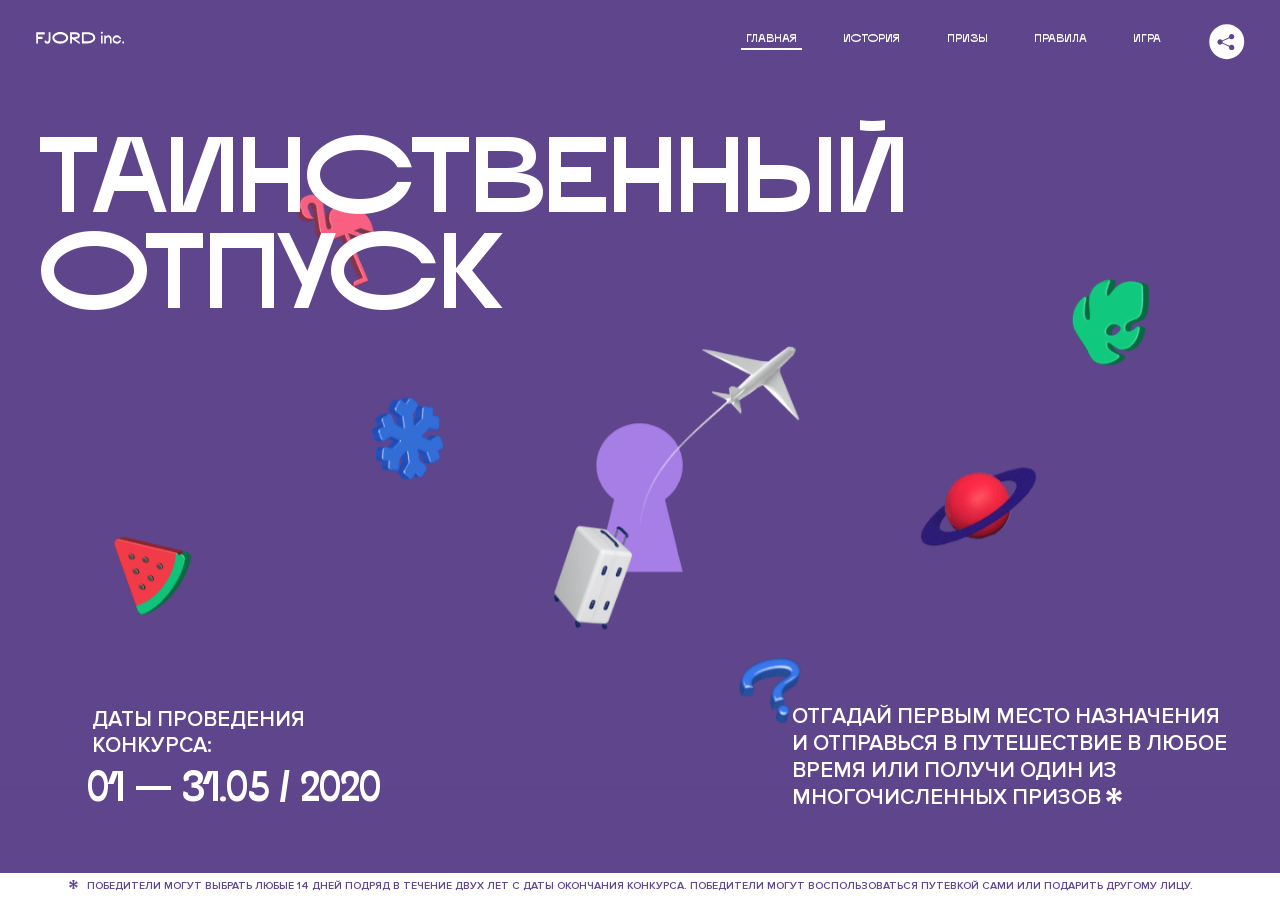
<file: 1/index.html>
<!DOCTYPE html>
<html lang="ru">
<head>
  <meta charset="UTF-8">
  <meta name="description" content="">
  <meta name="viewport" content="width=device-width, initial-scale=1.0">
  <meta http-equiv="X-UA-Compatible" content="ie=edge">
  <title>Mysterious Vacation</title>
<link href="css/style.min.css" rel="stylesheet">  <base href="https://htmlacademy-animation.github.io/1350499-magic-vacation-1/1/">
</head>
<body>

  <header class="page-header js-header">
    <div class="page-header__wrapper">
      <a href="#" class="page-header__logo" aria-label="Перейти на страницу FJORD.Inc">
        <svg width="100" height="15" viewBox="0 0 100 15" fill="none" xmlns="http://www.w3.org/2000/svg">
          <path d="M0.26 1.4V14H2.276V8.906H7.334V6.44H2.276V3.848H9.872V1.4H0.26ZM12.733 14.36C15.127 14.36 16.243 12.65 16.243 9.5V1.4H14.263V8.96C14.263 11.21 13.723 11.876 12.733 11.876C11.833 11.876 11.473 11.3 11.347 10.58L9.36702 10.94C9.63702 13.046 10.663 14.36 12.733 14.36ZM18.3918 7.7C18.3918 11.372 22.3878 14.36 27.3198 14.36C32.2518 14.36 36.2478 11.372 36.2478 7.7C36.2478 4.028 32.2518 1.04 27.3198 1.04C22.3878 1.04 18.3918 4.028 18.3918 7.7ZM20.6058 7.7C20.6058 5.378 23.6118 3.524 27.3198 3.524C30.9918 3.524 33.9798 5.378 33.9798 7.7C33.9798 10.004 30.9918 11.858 27.3198 11.858C23.6118 11.858 20.6058 10.004 20.6058 7.7ZM40.403 14V8.906H40.799L49.079 14.702V12.38L44.039 8.906H44.201C47.999 8.906 49.277 7.304 49.277 5.162C49.277 3.092 47.999 1.4 44.201 1.4H38.387V14H40.403ZM43.535 3.722C45.785 3.722 47.045 4.136 47.045 5.432C47.045 6.764 45.785 7.034 43.535 7.034H40.403V3.722H43.535ZM51.6936 1.382V14H57.8676C62.7456 14 66.7236 11.534 66.7236 7.7C66.7236 3.848 62.7456 1.382 57.8676 1.382H51.6936ZM53.7096 11.624V3.722H57.5436C61.5396 3.722 64.4916 5.018 64.4916 7.7C64.4916 10.238 61.5396 11.624 57.5436 11.624H53.7096ZM73.1832 14.018H74.9832V5H73.1832V14.018ZM72.9132 1.976C72.9132 2.57 73.3992 3.092 74.0832 3.092C74.7492 3.092 75.2352 2.57 75.2352 1.976C75.2352 1.382 74.7672 0.805999 74.0832 0.805999C73.3812 0.805999 72.9132 1.382 72.9132 1.976ZM76.7867 14H78.5687V9.104C78.7487 8.006 79.5947 6.962 81.0887 6.962C82.1147 6.962 83.2667 7.448 83.2667 9.554V14H85.0487V9.014C85.0487 6.152 83.2307 4.73 81.3587 4.73C79.9187 4.73 79.0727 5.558 78.5687 6.854V5H76.7867V14ZM90.9898 14.27C93.5098 14.27 95.3818 12.506 95.7238 10.328H94.0498C93.7258 11.3 92.6998 12.02 90.9898 12.02C88.8478 12.02 87.7678 10.922 87.7678 9.59C87.7678 8.24 88.8478 6.962 90.9898 6.962C92.7538 6.962 93.7978 7.844 94.0858 8.924H95.7418C95.4358 6.71 93.6178 4.73 90.9898 4.73C88.0918 4.73 86.1298 7.124 86.1298 9.59C86.1298 12.074 88.1278 14.27 90.9898 14.27ZM97.0693 12.938C97.0693 13.658 97.5553 14.144 98.2753 14.144C98.9953 14.144 99.4813 13.658 99.4813 12.938C99.4813 12.2 98.9953 11.714 98.2753 11.714C97.5553 11.714 97.0693 12.2 97.0693 12.938Z" fill="currentColor"></path>
        </svg>
      </a>
      <button class="page-header__toggler js-menu-toggler" type="button" aria-label="Управление мобильным меню"><span>Меню</span></button>
      <nav class="page-header__nav">
        <div class="page-header__menu js-menu" id="menu">
          <ul class="page-header__menu-list">
            <li class="page-header__menu-item">
              <a class="page-header__menu-link js-menu-link active" href="#top" data-href="top">главная</a>
            </li>
            <li class="page-header__menu-item">
              <a class="page-header__menu-link js-menu-link" href="#story" data-href="story">история</a>
            </li>
            <li class="page-header__menu-item">
              <a class="page-header__menu-link js-menu-link" href="#prizes" data-href="prizes">призы</a>
            </li>
            <li class="page-header__menu-item">
              <a class="page-header__menu-link js-menu-link" href="#rules" data-href="rules">правила</a>
            </li>
            <li class="page-header__menu-item">
              <a class="page-header__menu-link js-menu-link" href="#game" data-href="game">игра</a>
            </li>
          </ul>
        </div>
        <div class="page-header__social">
          <div class="social-block js-social-block">
            <button class="social-block__toggler" aria-label="Управлять блоком с социальными кнопками">
              <svg width="26" height="22" viewBox="0 0 27 22" fill="none" xmlns="http://www.w3.org/2000/svg">
                <path d="M19.6721 7.43664C21.6273 7.43664 23.213 5.85095 23.213 3.89566C23.213 1.94037 21.6273 0.354675 19.6721 0.354675C17.7168 0.354675 16.1311 1.94037 16.1311 3.89566C16.1311 4.19968 16.1728 4.49178 16.2458 4.77345L7.21751 8.95527C6.57519 8.05214 5.52303 7.46049 4.33078 7.46049C2.37549 7.46049 0.789795 9.04618 0.789795 11.0015C0.789795 12.9568 2.37549 14.5425 4.33078 14.5425C5.52303 14.5425 6.57668 13.9508 7.21751 13.0477L16.2458 17.2295C16.1743 17.5112 16.1311 17.8033 16.1311 18.1073C16.1311 20.0626 17.7168 21.6483 19.6721 21.6483C21.6273 21.6483 23.213 20.0626 23.213 18.1073C23.213 16.152 21.6273 14.5663 19.6721 14.5663C18.4798 14.5663 17.4262 15.158 16.7853 16.0611L7.75701 11.8793C7.82854 11.5976 7.87176 11.3055 7.87176 11.0015C7.87176 10.6974 7.83003 10.4053 7.75701 10.1237L16.7853 5.94186C17.4262 6.84499 18.4783 7.43664 19.6721 7.43664Z" fill="currentColor"></path>
              </svg>
            </button>
            <ul class="social-block__list">
              <li class="social-block__item">
                <a class="social-block__link social-block__link--fb" href="#" aria-label="Мы на Facebook">
                  <svg width="8" height="17" viewBox="0 0 8 17" fill="none" xmlns="http://www.w3.org/2000/svg">
                    <path d="M4.24646 16.9899H1.09275L1.05793 8.49828H0V5.30707H1.05793V3.81124C1.05793 1.42084 2.57654 0 5.21735 0H7.41758V3.18585H5.30841C4.28262 3.18585 4.2478 3.48582 4.2478 4.24914V5.30707H7.42964L7.16716 8.49828H4.2478V16.9899H4.24646Z" fill="currentColor"></path>
                  </svg>
                </a>
              </li>
              <li class="social-block__item">
                <a class="social-block__link social-block__link--insta" href="#" aria-label="Мы в Instagram">
                  <svg width="15" height="15" viewBox="0 0 15 15" fill="none" xmlns="http://www.w3.org/2000/svg">
                    <path d="M11.0197 0H4.19806C2.14246 0 0.471191 1.66993 0.471191 3.72285V10.5499C0.471191 12.6082 2.14112 14.2727 4.19806 14.2727H11.0197C13.0753 14.2727 14.7466 12.6082 14.7466 10.5499V3.72285C14.7466 1.67127 13.0753 0 11.0197 0ZM11.0197 12.4849H4.19806C3.13076 12.4849 2.26432 11.6158 2.26432 10.5512V3.72419C2.26432 2.65956 3.13076 1.79715 4.19806 1.79715H11.0197C12.087 1.79715 12.9535 2.6609 12.9535 3.72419V10.5512C12.9535 11.6145 12.087 12.4849 11.0197 12.4849Z" fill="currentColor"></path>
                    <path d="M7.60887 3.11084C5.38989 3.11084 3.58203 4.9187 3.58203 7.14036C3.58203 9.35532 5.38989 11.1645 7.60887 11.1645C9.83053 11.1645 11.6357 9.35666 11.6357 7.14036C11.6357 4.9187 9.83053 3.11084 7.60887 3.11084ZM7.60887 9.36871C6.37551 9.36871 5.37784 8.37372 5.37784 7.14036C5.37784 5.90699 6.37551 4.90665 7.60887 4.90665C8.83822 4.90665 9.84259 5.90833 9.84259 7.14036C9.84392 8.37238 8.83822 9.36871 7.60887 9.36871Z" fill="currentColor"></path>
                    <path d="M11.3573 2.35962C10.8256 2.35962 10.3931 2.79752 10.3931 3.32381C10.3931 3.85546 10.8256 4.29336 11.3573 4.29336C11.8862 4.29336 12.3215 3.85546 12.3215 3.32381C12.3215 2.79752 11.8862 2.35962 11.3573 2.35962Z" fill="currentColor"></path>
                  </svg>
                </a>
              </li>
              <li class="social-block__item">
                <a class="social-block__link social-block__link--vk" href="#" aria-label="Мы ВКонтакте">
                  <svg width="17" height="10" viewBox="0 0 17 10" fill="none" xmlns="http://www.w3.org/2000/svg">
                    <path d="M14.1234 4.9002C14.1234 4.9002 16.3623 1.72708 16.5866 0.680242C16.6595 0.312285 16.4947 0.103188 16.1069 0.103188C16.1069 0.103188 14.8193 0.103188 14.168 0.103188C13.7235 0.103188 13.5587 0.293278 13.4235 0.579768C13.4235 0.579768 12.3724 2.82553 11.0969 4.24712C10.6861 4.70333 10.4781 4.84318 10.2511 4.84318C10.0646 4.84318 9.98625 4.6911 9.98625 4.27834V0.649016C9.98625 0.147997 9.92545 0.00135496 9.5066 0.00135496H6.39628C6.15578 0.00135496 6.0085 0.134417 6.0085 0.324506C6.0085 0.801084 6.73406 0.908351 6.73406 2.20231V4.87305C6.73406 5.40529 6.70569 5.61575 6.45303 5.61575C5.78016 5.61575 4.19528 3.30618 3.30623 0.678887C3.12923 0.145282 2.93737 0 2.43475 0H0.486409C0.205373 0 0 0.190085 0 0.476576C0 0.991172 0.60666 3.40801 2.99277 6.64358C4.59927 8.8201 6.70569 10 8.60269 10C9.76196 10 10.0416 9.80312 10.0416 9.31432V7.63883C10.0416 7.22607 10.2065 7.04956 10.4429 7.04956C10.7078 7.04956 11.1847 7.13238 12.2805 8.22268C13.5843 9.47862 13.6762 10 14.3896 10H16.5676C16.7919 10 17 9.89273 17 9.52342C17 9.02919 16.3623 8.15343 15.384 7.10659C14.9801 6.56755 14.3302 5.98914 14.1248 5.72301C13.8275 5.40801 13.9154 5.23014 14.1234 4.9002Z" fill="currentColor"></path>
                  </svg>
                </a>
              </li>
            </ul>
          </div>
        </div>
      </nav>
    </div>
  </header>

  <main class="page-content">

    <section class="animation-screen"></section>

    <section class="screen screen--hidden screen--intro" id="top">
      <div class="screen__wrapper">
        <div class="intro">
          <h1 class="intro__title">Таинственный отпуск</h1>
          <div class="intro__content">
            <div class="intro__info">
              <p class="intro__label">Даты проведения конкурса:</p>
              <p class="intro__date">01 — 31.05 / 2020</p>
            </div>
            <div class="intro__message">
              <p>
                Отгадай первым место назначения и&nbsp;отправься в&nbsp;путешествие в&nbsp;любое время или получи один из многочисленных призов
                <svg width="16" height="16" viewBox="0 0 10 10" fill="none" xmlns="http://www.w3.org/2000/svg">
                  <path d="M0 6.35337L3.90271 4.99012L0 3.64663L1.34615 1.32374L4.44287 4.01073L3.67364 0H6.34615L5.57692 4.01073L8.65385 1.32374L10 3.64663L6.13405 4.99012L10 6.35337L8.65385 8.65651L5.57692 5.98927L6.34615 10H3.67364L4.44287 5.96952L1.34615 8.65651L0 6.35337Z" fill="currentColor"></path>
                </svg>
              </p>
            </div>
          </div>
        </div>
      </div>
      <div class="screen__footer js-footer">
        <button class="screen__footer-enlarge js-footer-toggler" type="button" aria-label="Показать сообщение">
          <svg width="10" height="10" viewBox="0 0 10 10" fill="none" xmlns="http://www.w3.org/2000/svg">
            <path d="M0 6.35337L3.90271 4.99012L0 3.64663L1.34615 1.32374L4.44287 4.01073L3.67364 0H6.34615L5.57692 4.01073L8.65385 1.32374L10 3.64663L6.13405 4.99012L10 6.35337L8.65385 8.65651L5.57692 5.98927L6.34615 10H3.67364L4.44287 5.96952L1.34615 8.65651L0 6.35337Z" fill="currentColor"></path>
          </svg>
        </button>
        <button class="screen__footer-collapse js-footer-toggler" type="button" aria-label="Скрыть сообщение">
          <svg width="13" height="13" viewBox="0 0 13 13" fill="none" xmlns="http://www.w3.org/2000/svg">
            <line x1="12.3536" y1="0.353553" x2="0.738349" y2="11.9688" stroke="currentColor"></line>
            <line x1="0.738319" y1="0.539925" x2="12.3535" y2="12.1551" stroke="currentColor"></line>
          </svg>
        </button>
        <div class="screen__footer-wrapper">
          <div class="screen__footer-announce">
            <p class="screen__footer-label">Даты проведения конкурса:</p>
            <p class="screen__footer-date">01 — 31.05 / 2020</p>
          </div>
          <div class="screen__footer-note">
            <p>
              <svg width="10" height="10" viewBox="0 0 10 10" fill="none" xmlns="http://www.w3.org/2000/svg">
                <path d="M0 6.35337L3.90271 4.99012L0 3.64663L1.34615 1.32374L4.44287 4.01073L3.67364 0H6.34615L5.57692 4.01073L8.65385 1.32374L10 3.64663L6.13405 4.99012L10 6.35337L8.65385 8.65651L5.57692 5.98927L6.34615 10H3.67364L4.44287 5.96952L1.34615 8.65651L0 6.35337Z" fill="currentColor"></path>
              </svg>
              <span>Победители могут выбрать любые 14 дней подряд в&nbsp;течение двух лет с&nbsp;даты окончания конкурса. Победители могут воспользоваться путевкой сами или подарить другому лицу.</span>
            </p>
          </div>
        </div>
      </div>
    </section>

    <section class="screen screen--hidden screen--story" id="story">

      <div class="slider swiper-container js-slider">

        <div class="swiper-wrapper">

          <div class="slider__item swiper-slide">
            <h2 class="slider__item-title">История</h2>
            <p class="slider__item-text">Джеймс Таргет был основателем компании &laquo;Fjord Inc.&raquo;. С&nbsp;1965 года &laquo;Fjord Inc.&raquo; прославилась надёжными и&nbsp;удобными чемоданами и&nbsp;аксессуарами для туристов.</p>
          </div>

          <div class="slider__item swiper-slide">
            <p class="slider__item-text">Когда Джеймсу было 7&nbsp;лет, в&nbsp;их&nbsp;доме гостил дядюшка и&nbsp;развлекал детей рассказами о&nbsp;своей поездке в&nbsp;место, показавшееся малышу Таргету невероятным. Тогда Джеймс решил, что однажды посетит его, но&nbsp;не&nbsp;будет рассказывать о&nbsp;мечте, пока не&nbsp;осуществит.</p>
          </div>

          <div class="slider__item swiper-slide">
            <p class="slider__item-text">Джеймс Таргет стал увлеченным путешественником. Он&nbsp;посетил 5&nbsp;континентов, 126&nbsp;стран.</p>
          </div>

          <div class="slider__item swiper-slide">
            <p class="slider__item-text">Он&nbsp;сплавлялся по&nbsp;Амазонке и&nbsp;погружался в&nbsp;пещеры Франции, медитировал в&nbsp;горах Тибета и&nbsp;пожимал руку вождя племени Акугауа.</p>
          </div>

          <div class="slider__item swiper-slide">
            <p class="slider__item-text">Из&nbsp;своих поездок Джеймс Таргет привозил идеи, как сделать свои чемоданы &laquo;Fjord Inc.&raquo; удобными и&nbsp;приспособленными к&nbsp;разным дорожным условиям.</p>
          </div>

          <div class="slider__item swiper-slide">
            <p class="slider__item-text">Всё это время Джеймс не&nbsp;оставлял идею поездки своей мечты. Однако, как только он&nbsp;брался за&nbsp;планирование, возникали препятствия, не&nbsp;позволяющие отправиться туда.</p>
          </div>

          <div class="slider__item swiper-slide">
            <p class="slider__item-text">В&nbsp;возрасте 67&nbsp;лет Джеймс Таргет попал под лавину и&nbsp;погиб. В&nbsp;своём завещании он&nbsp;поручил отправить в&nbsp;заветное путешествие трёх смельчаков, единых с&nbsp;ним духом.</p>
          </div>

          <div class="slider__item swiper-slide">
            <p class="slider__item-text">Тех, кто сможет узнать таинственное место, задавая вопросы специально обученному ИИ&nbsp;&laquo;Соне&raquo;, ждет фантастическое путешествие.</p>
          </div>
        </div>
        <div class="slider__controls">
          <button class="slider__control slider__control--prev js-control-prev" type="button" aria-label="Показать предыдущую историю">
            <svg width="12" height="22" viewBox="0 0 12 22" fill="none" xmlns="http://www.w3.org/2000/svg">
              <path d="M11 1L1 11L11 21" stroke="currentColor" stroke-width="2" stroke-linejoin="round"></path>
            </svg>
          </button>
          <button class="slider__control slider__control--next js-control-next" type="button" aria-label="Показать следующую историю">
            <svg width="12" height="22" viewBox="0 0 12 22" fill="none" xmlns="http://www.w3.org/2000/svg">
              <path d="M1 1L11 11L1 21" stroke="currentColor" stroke-width="2" stroke-linejoin="round"></path>
            </svg>
          </button>
        </div>
        <div class="slider__pagination swiper-pagination"></div>
      </div>
    </section>

    <section class="screen screen--hidden screen--prizes" id="prizes">
      <div class="screen__wrapper">
        <div class="prizes">
          <h2 class="prizes__title">ПРизы</h2>
          <div class="prizes__lead">
            <p>Найди ответ и&nbsp;получи один из&nbsp;призов:</p>
          </div>
          <ul class="prizes__list">
            <li class="prizes__item prizes__item--journeys">
              <div class="prizes__icon">
                <picture>
                  <source srcset="img/prize1-mob.svg" media="(orientation: portrait)">
                  <img src="img/prize1.svg" alt="">
                </picture>
              </div>
              <p class="prizes__desc">
                <b>3</b>
                <span>загадочных путешествия</span>
              </p>
            </li>
            <li class="prizes__item prizes__item--cases">
              <div class="prizes__icon">
                <picture>
                  <source srcset="img/prize2-mob.svg" media="(orientation: portrait)">
                  <img src="img/prize2.svg" alt="">
                </picture>
              </div>
              <p class="prizes__desc">
                <b>7</b>
                <span>надежных чемоданов</span>
              </p>
            </li>
            <li class="prizes__item prizes__item--codes">
              <div class="prizes__icon">
                <picture>
                  <source srcset="img/prize3-mob.svg" media="(orientation: portrait)">
                  <img src="img/prize3.svg" alt="">
                </picture>
              </div>
              <p class="prizes__desc">
                <b>900</b>
                <span>
                  промокодов на&nbsp;скидку 15%
                  <svg width="10" height="10" viewBox="0 0 10 10" fill="none" xmlns="http://www.w3.org/2000/svg">
                    <path d="M0 6.35337L3.90271 4.99012L0 3.64663L1.34615 1.32374L4.44287 4.01073L3.67364 0H6.34615L5.57692 4.01073L8.65385 1.32374L10 3.64663L6.13405 4.99012L10 6.35337L8.65385 8.65651L5.57692 5.98927L6.34615 10H3.67364L4.44287 5.96952L1.34615 8.65651L0 6.35337Z" fill="currentColor"></path>
                  </svg>
                </span>
              </p>
            </li>
          </ul>
        </div>
      </div>
      <div class="screen__footer js-footer">
        <button class="screen__footer-enlarge js-footer-toggler" type="button" aria-label="Показать сообщение">
          <svg width="10" height="10" viewBox="0 0 10 10" fill="none" xmlns="http://www.w3.org/2000/svg">
            <path d="M0 6.35337L3.90271 4.99012L0 3.64663L1.34615 1.32374L4.44287 4.01073L3.67364 0H6.34615L5.57692 4.01073L8.65385 1.32374L10 3.64663L6.13405 4.99012L10 6.35337L8.65385 8.65651L5.57692 5.98927L6.34615 10H3.67364L4.44287 5.96952L1.34615 8.65651L0 6.35337Z" fill="currentColor"></path>
          </svg>
        </button>
        <button class="screen__footer-collapse js-footer-toggler" type="button" aria-label="Скрыть сообщение">
          <svg width="13" height="13" viewBox="0 0 13 13" fill="none" xmlns="http://www.w3.org/2000/svg">
            <line x1="12.3536" y1="0.353553" x2="0.738349" y2="11.9688" stroke="currentColor"></line>
            <line x1="0.738319" y1="0.539925" x2="12.3535" y2="12.1551" stroke="currentColor"></line>
          </svg>
        </button>
        <div class="screen__footer-wrapper">
          <div class="screen__footer-announce">
            <p class="screen__footer-label">Даты проведения конкурса:</p>
            <p class="screen__footer-date">01 — 31.05 / 2020</p>
          </div>
          <div class="screen__footer-note">
            <p>
              <svg width="10" height="10" viewBox="0 0 10 10" fill="none" xmlns="http://www.w3.org/2000/svg">
                <path d="M0 6.35337L3.90271 4.99012L0 3.64663L1.34615 1.32374L4.44287 4.01073L3.67364 0H6.34615L5.57692 4.01073L8.65385 1.32374L10 3.64663L6.13405 4.99012L10 6.35337L8.65385 8.65651L5.57692 5.98927L6.34615 10H3.67364L4.44287 5.96952L1.34615 8.65651L0 6.35337Z" fill="currentColor"></path>
              </svg>
              <span>Скидка&nbsp;15% на&nbsp;единоразовое приобретение путёвки с&nbsp;1&nbsp;июня 2020 по&nbsp;31&nbsp;мая 2022&nbsp;года. Суммируется с&nbsp;другими акциями</span>
            </p>
          </div>
        </div>
      </div>
    </section>

    <section class="screen screen--hidden screen--rules" id="rules">
      <div class="screen__wrapper">
        <div class="rules">
          <h2 class="rules__title">Правила</h2>
          <div class="rules__lead">
            <p>Для того чтобы получить наследство Джеймса Таргета, тебе нужно выведать у&nbsp;&laquo;Сони&raquo;, куда предстоит отправиться тебе в&nbsp;случае победы</p>
          </div>
          <ol class="rules__list">
            <li class="rules__item">
              <p>Тебе отводится <br>5&nbsp;минут</p>
            </li>
            <li class="rules__item">
              <p>Задавай любые вопросы в&nbsp;текстовом поле</p>
            </li>
            <li class="rules__item">
              <p>Нажимай кнопку &laquo;Узнать&raquo;, чтобы получить ответ</p>
            </li>
            <li class="rules__item">
              <p>&laquo;Соня&raquo; может отвечать только&nbsp;Да или Нет</p>
            </li>
          </ol>
          <a href="#game" class="rules__link btn">Погнали!</a>
        </div>
      </div>
      <div class="screen__disclaimer">
        <div class="disclaimer">
          <ul>
            <li>
              <a href="#">Правовая информация</a>
            </li>
            <li>
              <a href="#">Подробные правила</a>
            </li>
          </ul>
        </div>
      </div>
    </section>

    <section class="screen screen--hidden screen--game" id="game">
      <div class="screen__wrapper">
        <div class="game">
          <div class="game__header">
            <h2 class="game__title">Игра</h2>
            <div class="game__counter">
              <span>05</span>:<span>00</span>
            </div>
          </div>
          <div class="game__body">
            <div class="chat">
              <div class="chat__body js-chat">
                <ul class="chat__list" id="messages"></ul>
              </div>
              <div class="chat__footer">
                <form action="#" method="post" class="form" id="message-form">
                  <label for="message-field" class="visually-hidden">Поле для ввода вопроса</label>
                  <input type="text" class="form__field" id="message-field">
                  <button class="form__button btn">
                    Узнать
                    <svg width="18" height="19" viewBox="0 0 18 19" fill="none" xmlns="http://www.w3.org/2000/svg">
                      <path stroke="currentColor" stroke-width="2" d="M9 19V1"></path>
                      <path d="M1 9l8-8 8 8" stroke="currentColor" stroke-width="2" stroke-linejoin="round"></path>
                    </svg>
                  </button>
                </form>
              </div>
            </div>
          </div>
          <!-- временные кнопки для показа результата -->
          <div class="game__buttons">
            <button class="game__button btn js-show-result" type="button" data-target="result">Положительный результат</button>
            <button class="game__button btn js-show-result" type="button" data-target="result2">Положительный результат - 2</button>
            <button class="game__button btn js-show-result" type="button" data-target="result3">Отрицательный результат</button>
          </div>
        </div>
      </div>
    </section>

    <section class="screen screen--hidden screen--result" id="result">
      <div class="screen__wrapper">
        <div class="result result--trip">
          <div class="result__image">
            <picture>
              <source srcset="img/result1-mob.png 1x, img/result1-mob@2x.png 2x" media="(max-width: 768px) and (orientation: portrait)">
              <img src="img/result1.png" srcset="img/result1@2x.png 2x" alt="">
            </picture>
          </div>
          <h2 class="result__title">
            <span class="visually-hidden">ПОбеда!</span>
            <svg xmlns="http://www.w3.org/2000/svg" viewBox="0 0 568.85 109.24">
              <path d="M16,24.44V92H2.6V8H75V92H61.52V24.44H16Z" transform="translate(-2.1 -1.5)" fill="none" stroke="currentColor"></path>
              <path d="M148.76,5.6c32.88,0,59.52,19.92,59.52,44.4s-26.64,44.4-59.52,44.4S89.24,74.48,89.24,50,115.88,5.6,148.76,5.6Zm0,72.12c24.48,0,44.4-12.36,44.4-27.72s-19.92-27.84-44.4-27.84C124,22.16,104,34.52,104,50S124,77.72,148.76,77.72Z" transform="translate(-2.1 -1.5)" fill="none" stroke="currentColor"></path>
              <path d="M287.36,8V24.44H236v14.4h25.32c25.44,0,34,11.16,34,26.52,0,15.6-8.52,26.64-34,26.64H222.56V8h64.8ZM256.88,76.52c15.12,0,23.52-2,23.52-11.52S272,54.44,256.88,54.44H236V76.52h20.88Z" transform="translate(-2.1 -1.5)" fill="none" stroke="currentColor"></path>
              <path d="M371.47,8V24.44H320.84V41.6h33.6V58h-33.6V75.56h50.64V92H307.4V8h64.08Z" transform="translate(-2.1 -1.5)" fill="none" stroke="currentColor"></path>
              <path d="M382.39,110.24V75.56h7.44c4.56-4.68,7.8-18.36,8.76-56L399,8h48.6V75.56h10v34.68H442.87V92H397v18.24H382.39Zm51.72-34.68V24.44H411.55v3.12c-0.48,22.44-3.24,37.68-7.2,48h29.76Z" transform="translate(-2.1 -1.5)" fill="none" stroke="currentColor"></path>
              <path d="M463.75,92l28-84h27.12l28.08,84H533.47l-7.8-23.52h-37.8L480.07,92H463.75Zm56.64-40L507,11.84,493.51,52h26.88Z" transform="translate(-2.1 -1.5)" fill="none" stroke="currentColor"></path>
              <path d="M554.12,70.4L555.55,2H569l1.44,68.4H554.12Zm8.28,6.36c4.8,0,8,3.24,8,8.16a8,8,0,1,1-16.08,0C554.35,80,557.59,76.76,562.39,76.76Z" transform="translate(-2.1 -1.5)" fill="none" stroke="currentColor"></path>
            </svg>
          </h2>
          <div class="result__text">
            <p>ты&nbsp;отправляешься в&nbsp;Арктику!</p>
          </div>
          <div class="result__form">
            <form action="#" method="post" class="form form--result">
              <label for="email-field" class="form__label">зарегистрируй результат</label>
              <input type="email" class="form__field" id="email-field" placeholder="e-mail для регистации результата и получения приза" required="">
              <button class="form__button btn">
                отправить
                <svg width="18" height="19" viewBox="0 0 18 19" fill="none" xmlns="http://www.w3.org/2000/svg">
                  <path stroke="currentColor" stroke-width="2" d="M9 19V1"></path>
                  <path d="M1 9l8-8 8 8" stroke="currentColor" stroke-width="2" stroke-linejoin="round"></path>
                </svg>
              </button>
            </form>
          </div>
        </div>
      </div>
    </section>

    <section class="screen screen--hidden screen--result" id="result2">
      <div class="screen__wrapper">
        <div class="result result--prize">
          <div class="result__image">
            <picture>
              <source srcset="img/result2-mob.png 1x, img/result2-mob@2x.png 2x" media="(max-width: 768px) and (orientation: portrait)">
              <img src="img/result2.png" srcset="img/result2@2x.png 2x" alt="">
            </picture>
          </div>
          <h2 class="result__title">
            <span class="visually-hidden">ПОбеда!</span>
            <svg xmlns="http://www.w3.org/2000/svg" viewBox="0 0 568.85 109.24">
              <path d="M16,24.44V92H2.6V8H75V92H61.52V24.44H16Z" transform="translate(-2.1 -1.5)" fill="none" stroke="currentColor"></path>
              <path d="M148.76,5.6c32.88,0,59.52,19.92,59.52,44.4s-26.64,44.4-59.52,44.4S89.24,74.48,89.24,50,115.88,5.6,148.76,5.6Zm0,72.12c24.48,0,44.4-12.36,44.4-27.72s-19.92-27.84-44.4-27.84C124,22.16,104,34.52,104,50S124,77.72,148.76,77.72Z" transform="translate(-2.1 -1.5)" fill="none" stroke="currentColor"></path>
              <path d="M287.36,8V24.44H236v14.4h25.32c25.44,0,34,11.16,34,26.52,0,15.6-8.52,26.64-34,26.64H222.56V8h64.8ZM256.88,76.52c15.12,0,23.52-2,23.52-11.52S272,54.44,256.88,54.44H236V76.52h20.88Z" transform="translate(-2.1 -1.5)" fill="none" stroke="currentColor"></path>
              <path d="M371.47,8V24.44H320.84V41.6h33.6V58h-33.6V75.56h50.64V92H307.4V8h64.08Z" transform="translate(-2.1 -1.5)" fill="none" stroke="currentColor"></path>
              <path d="M382.39,110.24V75.56h7.44c4.56-4.68,7.8-18.36,8.76-56L399,8h48.6V75.56h10v34.68H442.87V92H397v18.24H382.39Zm51.72-34.68V24.44H411.55v3.12c-0.48,22.44-3.24,37.68-7.2,48h29.76Z" transform="translate(-2.1 -1.5)" fill="none" stroke="currentColor"></path>
              <path d="M463.75,92l28-84h27.12l28.08,84H533.47l-7.8-23.52h-37.8L480.07,92H463.75Zm56.64-40L507,11.84,493.51,52h26.88Z" transform="translate(-2.1 -1.5)" fill="none" stroke="currentColor"></path>
              <path d="M554.12,70.4L555.55,2H569l1.44,68.4H554.12Zm8.28,6.36c4.8,0,8,3.24,8,8.16a8,8,0,1,1-16.08,0C554.35,80,557.59,76.76,562.39,76.76Z" transform="translate(-2.1 -1.5)" fill="none" stroke="currentColor"></path>
            </svg>
          </h2>
          <div class="result__text">
            <p>чемодан &laquo;Fjord&nbsp;Inc.&raquo;&nbsp;твой</p>
          </div>
          <div class="result__form">
            <form action="#" method="post" class="form form--result">
              <label for="email-field2" class="form__label">зарегистрируй результат</label>
              <input type="email" class="form__field" id="email-field2" placeholder="e-mail для регистации результата и получения приза" required="">
              <button class="form__button btn">
                отправить
                <svg width="18" height="19" viewBox="0 0 18 19" fill="none" xmlns="http://www.w3.org/2000/svg">
                  <path stroke="currentColor" stroke-width="2" d="M9 19V1"></path>
                  <path d="M1 9l8-8 8 8" stroke="currentColor" stroke-width="2" stroke-linejoin="round"></path>
                </svg>
              </button>
            </form>
          </div>
        </div>
      </div>
    </section>

    <section class="screen screen--hidden screen--result" id="result3">
      <div class="screen__wrapper">
        <div class="result result--negative">
          <div class="result__image">
            <picture>
              <source srcset="img/result3-mob.png 1x, img/result3-mob@2x.png 2x" media="(max-width: 768px) and (orientation: portrait)">
              <img src="img/result3.png" srcset="img/result3@2x.png 2x" alt="">
            </picture>
          </div>
          <h2 class="result__title">
            <span class="visually-hidden">Не угадал!</span>
            <svg xmlns="http://www.w3.org/2000/svg" viewBox="0 0 660.77 109.24">
              <path d="M2.66,92V8H16.1V42.2H53.3V8H66.74V92H53.3V58.64H16.1V92H2.66Z" transform="translate(-2.16 -1.5)" fill="none" stroke="currentColor"></path>
              <path d="M147.62,8V24.44H97V41.6h33.6V58H97V75.56h50.64V92H83.54V8h64.08Z" transform="translate(-2.16 -1.5)" fill="none" stroke="currentColor"></path>
              <path d="M199.22,8l20.52,42.36L235.34,8h16.44l-31,84H204.38l9.48-25.92L185.78,8h13.44Z" transform="translate(-2.16 -1.5)" fill="none" stroke="currentColor"></path>
              <path d="M273.74,24.44V92H260.3V8h50.16V24.44H273.74Z" transform="translate(-2.16 -1.5)" fill="none" stroke="currentColor"></path>
              <path d="M307.1,92l28-84h27.12l28.08,84H376.82L369,68.48h-37.8L323.42,92H307.1Zm56.64-40L350.3,11.84,336.86,52h26.88Z" transform="translate(-2.16 -1.5)" fill="none" stroke="currentColor"></path>
              <path d="M396.38,110.24V75.56h7.44c4.56-4.68,7.8-18.36,8.76-56L412.94,8h48.6V75.56h10v34.68H456.86V92H411v18.24H396.38ZM448.1,75.56V24.44H425.54v3.12c-0.48,22.44-3.24,37.68-7.2,48H448.1Z" transform="translate(-2.16 -1.5)" fill="none" stroke="currentColor"></path>
              <path d="M477.74,92l28-84h27.12L560.9,92H547.46l-7.8-23.52h-37.8L494.06,92H477.74Zm56.64-40-13.44-40.2L507.5,52h26.88Z" transform="translate(-2.16 -1.5)" fill="none" stroke="currentColor"></path>
              <path d="M568.7,76.88a13.77,13.77,0,0,0,5,1c6.6,0,10.44-6.24,12-58.32L586.22,8h46.2V92H619V24.44H598.82l-0.12,3.12C597.14,81,589,94.4,573.74,94.4a28.55,28.55,0,0,1-6.72-.84Z" transform="translate(-2.16 -1.5)" fill="none" stroke="currentColor"></path>
              <path d="M646.1,70.4L647.54,2H661l1.44,68.4H646.1Zm8.28,6.36c4.8,0,8,3.24,8,8.16a8,8,0,0,1-16.08,0C646.34,80,649.58,76.76,654.38,76.76Z" transform="translate(-2.16 -1.5)" fill="none" stroke="currentColor"></path>
            </svg>
          </h2>
          <button class="result__button js-play" type="button">
            не сдавайся!
            <span>
              <svg width="27" height="22" viewBox="0 0 27 22" fill="none" xmlns="http://www.w3.org/2000/svg">
                <path d="M10.6899 1.47998C5.42992 1.47998 1.16992 5.73998 1.16992 11C1.16992 16.26 5.42992 20.52 10.6899 20.52C15.9499 20.52 20.2099 16.26 20.2099 11V7.13998" stroke="currentColor" stroke-width="2" stroke-miterlimit="10"></path>
                <path d="M15.1099 12.5099L20.1499 7.13989L25.3099 12.6299" stroke="currentColor" stroke-width="2" stroke-miterlimit="10" stroke-linejoin="round"></path>
              </svg>
            </span>
          </button>
        </div>
      </div>
    </section>

  </main>

<script src="js/script.js"></script></body>
</html>
</file>
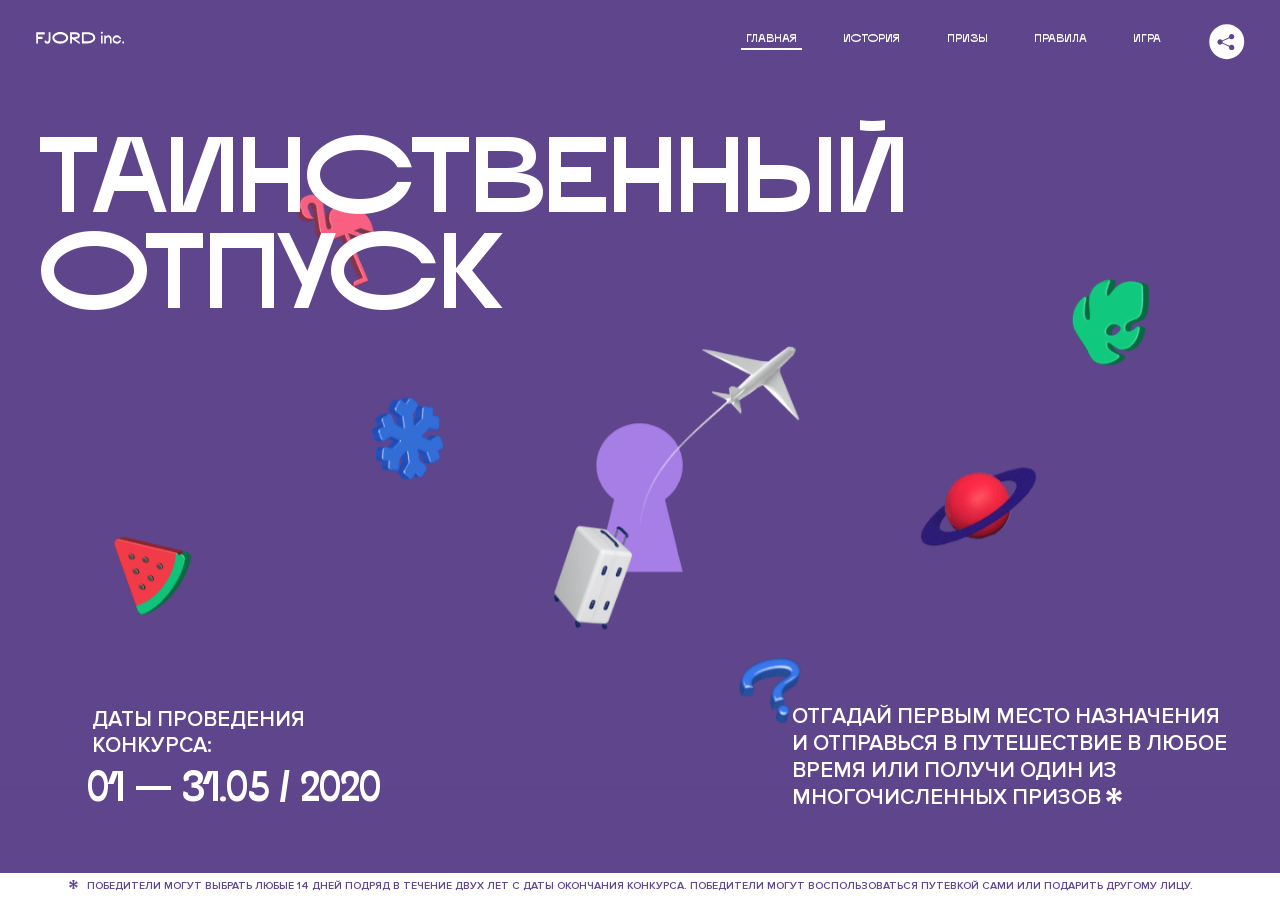
<file: 2/index.html>
<!DOCTYPE html>
<html lang="ru">
<head>
  <meta charset="UTF-8">
  <meta name="description" content="">
  <meta name="viewport" content="width=device-width, initial-scale=1.0">
  <meta http-equiv="X-UA-Compatible" content="ie=edge">
  <title>Mysterious Vacation</title>
<link href="css/style.min.css" rel="stylesheet">  <base href="https://htmlacademy-animation.github.io/1350499-magic-vacation-1/2/">
</head>
<body class="page">

  <header class="page-header js-header">
    <div class="page-header__wrapper">
      <a href="#" class="page-header__logo" aria-label="Перейти на страницу FJORD.Inc">
        <svg width="100" height="15" viewBox="0 0 100 15" fill="none" xmlns="http://www.w3.org/2000/svg">
          <path d="M0.26 1.4V14H2.276V8.906H7.334V6.44H2.276V3.848H9.872V1.4H0.26ZM12.733 14.36C15.127 14.36 16.243 12.65 16.243 9.5V1.4H14.263V8.96C14.263 11.21 13.723 11.876 12.733 11.876C11.833 11.876 11.473 11.3 11.347 10.58L9.36702 10.94C9.63702 13.046 10.663 14.36 12.733 14.36ZM18.3918 7.7C18.3918 11.372 22.3878 14.36 27.3198 14.36C32.2518 14.36 36.2478 11.372 36.2478 7.7C36.2478 4.028 32.2518 1.04 27.3198 1.04C22.3878 1.04 18.3918 4.028 18.3918 7.7ZM20.6058 7.7C20.6058 5.378 23.6118 3.524 27.3198 3.524C30.9918 3.524 33.9798 5.378 33.9798 7.7C33.9798 10.004 30.9918 11.858 27.3198 11.858C23.6118 11.858 20.6058 10.004 20.6058 7.7ZM40.403 14V8.906H40.799L49.079 14.702V12.38L44.039 8.906H44.201C47.999 8.906 49.277 7.304 49.277 5.162C49.277 3.092 47.999 1.4 44.201 1.4H38.387V14H40.403ZM43.535 3.722C45.785 3.722 47.045 4.136 47.045 5.432C47.045 6.764 45.785 7.034 43.535 7.034H40.403V3.722H43.535ZM51.6936 1.382V14H57.8676C62.7456 14 66.7236 11.534 66.7236 7.7C66.7236 3.848 62.7456 1.382 57.8676 1.382H51.6936ZM53.7096 11.624V3.722H57.5436C61.5396 3.722 64.4916 5.018 64.4916 7.7C64.4916 10.238 61.5396 11.624 57.5436 11.624H53.7096ZM73.1832 14.018H74.9832V5H73.1832V14.018ZM72.9132 1.976C72.9132 2.57 73.3992 3.092 74.0832 3.092C74.7492 3.092 75.2352 2.57 75.2352 1.976C75.2352 1.382 74.7672 0.805999 74.0832 0.805999C73.3812 0.805999 72.9132 1.382 72.9132 1.976ZM76.7867 14H78.5687V9.104C78.7487 8.006 79.5947 6.962 81.0887 6.962C82.1147 6.962 83.2667 7.448 83.2667 9.554V14H85.0487V9.014C85.0487 6.152 83.2307 4.73 81.3587 4.73C79.9187 4.73 79.0727 5.558 78.5687 6.854V5H76.7867V14ZM90.9898 14.27C93.5098 14.27 95.3818 12.506 95.7238 10.328H94.0498C93.7258 11.3 92.6998 12.02 90.9898 12.02C88.8478 12.02 87.7678 10.922 87.7678 9.59C87.7678 8.24 88.8478 6.962 90.9898 6.962C92.7538 6.962 93.7978 7.844 94.0858 8.924H95.7418C95.4358 6.71 93.6178 4.73 90.9898 4.73C88.0918 4.73 86.1298 7.124 86.1298 9.59C86.1298 12.074 88.1278 14.27 90.9898 14.27ZM97.0693 12.938C97.0693 13.658 97.5553 14.144 98.2753 14.144C98.9953 14.144 99.4813 13.658 99.4813 12.938C99.4813 12.2 98.9953 11.714 98.2753 11.714C97.5553 11.714 97.0693 12.2 97.0693 12.938Z" fill="currentColor"></path>
        </svg>
      </a>
      <button class="page-header__toggler js-menu-toggler" type="button" aria-label="Управление мобильным меню"><span>Меню</span></button>
      <nav class="page-header__nav">
        <div class="page-header__menu js-menu" id="menu">
          <ul class="page-header__menu-list">
            <li class="page-header__menu-item">
              <a class="page-header__menu-link js-menu-link active" href="#top" data-href="top">главная</a>
            </li>
            <li class="page-header__menu-item">
              <a class="page-header__menu-link js-menu-link" href="#story" data-href="story">история</a>
            </li>
            <li class="page-header__menu-item">
              <a class="page-header__menu-link js-menu-link" href="#prizes" data-href="prizes">призы</a>
            </li>
            <li class="page-header__menu-item">
              <a class="page-header__menu-link js-menu-link" href="#rules" data-href="rules">правила</a>
            </li>
            <li class="page-header__menu-item">
              <a class="page-header__menu-link js-menu-link" href="#game" data-href="game">игра</a>
            </li>
          </ul>
        </div>
        <div class="page-header__social">
          <div class="social-block js-social-block">
            <button class="social-block__toggler" aria-label="Управлять блоком с социальными кнопками">
              <svg width="26" height="22" viewBox="0 0 27 22" fill="none" xmlns="http://www.w3.org/2000/svg">
                <path d="M19.6721 7.43664C21.6273 7.43664 23.213 5.85095 23.213 3.89566C23.213 1.94037 21.6273 0.354675 19.6721 0.354675C17.7168 0.354675 16.1311 1.94037 16.1311 3.89566C16.1311 4.19968 16.1728 4.49178 16.2458 4.77345L7.21751 8.95527C6.57519 8.05214 5.52303 7.46049 4.33078 7.46049C2.37549 7.46049 0.789795 9.04618 0.789795 11.0015C0.789795 12.9568 2.37549 14.5425 4.33078 14.5425C5.52303 14.5425 6.57668 13.9508 7.21751 13.0477L16.2458 17.2295C16.1743 17.5112 16.1311 17.8033 16.1311 18.1073C16.1311 20.0626 17.7168 21.6483 19.6721 21.6483C21.6273 21.6483 23.213 20.0626 23.213 18.1073C23.213 16.152 21.6273 14.5663 19.6721 14.5663C18.4798 14.5663 17.4262 15.158 16.7853 16.0611L7.75701 11.8793C7.82854 11.5976 7.87176 11.3055 7.87176 11.0015C7.87176 10.6974 7.83003 10.4053 7.75701 10.1237L16.7853 5.94186C17.4262 6.84499 18.4783 7.43664 19.6721 7.43664Z" fill="currentColor"></path>
              </svg>
            </button>
            <ul class="social-block__list">
              <li class="social-block__item">
                <a class="social-block__link social-block__link--fb" href="#" aria-label="Мы на Facebook">
                  <svg width="8" height="17" viewBox="0 0 8 17" fill="none" xmlns="http://www.w3.org/2000/svg">
                    <path d="M4.24646 16.9899H1.09275L1.05793 8.49828H0V5.30707H1.05793V3.81124C1.05793 1.42084 2.57654 0 5.21735 0H7.41758V3.18585H5.30841C4.28262 3.18585 4.2478 3.48582 4.2478 4.24914V5.30707H7.42964L7.16716 8.49828H4.2478V16.9899H4.24646Z" fill="currentColor"></path>
                  </svg>
                </a>
              </li>
              <li class="social-block__item">
                <a class="social-block__link social-block__link--insta" href="#" aria-label="Мы в Instagram">
                  <svg width="15" height="15" viewBox="0 0 15 15" fill="none" xmlns="http://www.w3.org/2000/svg">
                    <path d="M11.0197 0H4.19806C2.14246 0 0.471191 1.66993 0.471191 3.72285V10.5499C0.471191 12.6082 2.14112 14.2727 4.19806 14.2727H11.0197C13.0753 14.2727 14.7466 12.6082 14.7466 10.5499V3.72285C14.7466 1.67127 13.0753 0 11.0197 0ZM11.0197 12.4849H4.19806C3.13076 12.4849 2.26432 11.6158 2.26432 10.5512V3.72419C2.26432 2.65956 3.13076 1.79715 4.19806 1.79715H11.0197C12.087 1.79715 12.9535 2.6609 12.9535 3.72419V10.5512C12.9535 11.6145 12.087 12.4849 11.0197 12.4849Z" fill="currentColor"></path>
                    <path d="M7.60887 3.11084C5.38989 3.11084 3.58203 4.9187 3.58203 7.14036C3.58203 9.35532 5.38989 11.1645 7.60887 11.1645C9.83053 11.1645 11.6357 9.35666 11.6357 7.14036C11.6357 4.9187 9.83053 3.11084 7.60887 3.11084ZM7.60887 9.36871C6.37551 9.36871 5.37784 8.37372 5.37784 7.14036C5.37784 5.90699 6.37551 4.90665 7.60887 4.90665C8.83822 4.90665 9.84259 5.90833 9.84259 7.14036C9.84392 8.37238 8.83822 9.36871 7.60887 9.36871Z" fill="currentColor"></path>
                    <path d="M11.3573 2.35962C10.8256 2.35962 10.3931 2.79752 10.3931 3.32381C10.3931 3.85546 10.8256 4.29336 11.3573 4.29336C11.8862 4.29336 12.3215 3.85546 12.3215 3.32381C12.3215 2.79752 11.8862 2.35962 11.3573 2.35962Z" fill="currentColor"></path>
                  </svg>
                </a>
              </li>
              <li class="social-block__item">
                <a class="social-block__link social-block__link--vk" href="#" aria-label="Мы ВКонтакте">
                  <svg width="17" height="10" viewBox="0 0 17 10" fill="none" xmlns="http://www.w3.org/2000/svg">
                    <path d="M14.1234 4.9002C14.1234 4.9002 16.3623 1.72708 16.5866 0.680242C16.6595 0.312285 16.4947 0.103188 16.1069 0.103188C16.1069 0.103188 14.8193 0.103188 14.168 0.103188C13.7235 0.103188 13.5587 0.293278 13.4235 0.579768C13.4235 0.579768 12.3724 2.82553 11.0969 4.24712C10.6861 4.70333 10.4781 4.84318 10.2511 4.84318C10.0646 4.84318 9.98625 4.6911 9.98625 4.27834V0.649016C9.98625 0.147997 9.92545 0.00135496 9.5066 0.00135496H6.39628C6.15578 0.00135496 6.0085 0.134417 6.0085 0.324506C6.0085 0.801084 6.73406 0.908351 6.73406 2.20231V4.87305C6.73406 5.40529 6.70569 5.61575 6.45303 5.61575C5.78016 5.61575 4.19528 3.30618 3.30623 0.678887C3.12923 0.145282 2.93737 0 2.43475 0H0.486409C0.205373 0 0 0.190085 0 0.476576C0 0.991172 0.60666 3.40801 2.99277 6.64358C4.59927 8.8201 6.70569 10 8.60269 10C9.76196 10 10.0416 9.80312 10.0416 9.31432V7.63883C10.0416 7.22607 10.2065 7.04956 10.4429 7.04956C10.7078 7.04956 11.1847 7.13238 12.2805 8.22268C13.5843 9.47862 13.6762 10 14.3896 10H16.5676C16.7919 10 17 9.89273 17 9.52342C17 9.02919 16.3623 8.15343 15.384 7.10659C14.9801 6.56755 14.3302 5.98914 14.1248 5.72301C13.8275 5.40801 13.9154 5.23014 14.1234 4.9002Z" fill="currentColor"></path>
                  </svg>
                </a>
              </li>
            </ul>
          </div>
        </div>
      </nav>
    </div>
  </header>

  <main class="page-content">

    <section class="animation-screen"></section>

    <section class="screen screen--hidden screen--intro" id="top">
      <div class="screen__wrapper">
        <div class="intro">
          <h1 class="intro__title">Таинственный отпуск</h1>
          <div class="intro__content">
            <div class="intro__info">
              <p class="intro__label">Даты проведения конкурса:</p>
              <p class="intro__date">01 — 31.05 / 2020</p>
            </div>
            <div class="intro__message">
              <p>
                Отгадай первым место назначения и&nbsp;отправься в&nbsp;путешествие в&nbsp;любое время или получи один из многочисленных призов
                <svg width="16" height="16" viewBox="0 0 10 10" fill="none" xmlns="http://www.w3.org/2000/svg">
                  <path d="M0 6.35337L3.90271 4.99012L0 3.64663L1.34615 1.32374L4.44287 4.01073L3.67364 0H6.34615L5.57692 4.01073L8.65385 1.32374L10 3.64663L6.13405 4.99012L10 6.35337L8.65385 8.65651L5.57692 5.98927L6.34615 10H3.67364L4.44287 5.96952L1.34615 8.65651L0 6.35337Z" fill="currentColor"></path>
                </svg>
              </p>
            </div>
          </div>
        </div>
      </div>
      <div class="screen__footer js-footer">
        <button class="screen__footer-enlarge js-footer-toggler" type="button" aria-label="Показать сообщение">
          <svg width="10" height="10" viewBox="0 0 10 10" fill="none" xmlns="http://www.w3.org/2000/svg">
            <path d="M0 6.35337L3.90271 4.99012L0 3.64663L1.34615 1.32374L4.44287 4.01073L3.67364 0H6.34615L5.57692 4.01073L8.65385 1.32374L10 3.64663L6.13405 4.99012L10 6.35337L8.65385 8.65651L5.57692 5.98927L6.34615 10H3.67364L4.44287 5.96952L1.34615 8.65651L0 6.35337Z" fill="currentColor"></path>
          </svg>
        </button>
        <button class="screen__footer-collapse js-footer-toggler" type="button" aria-label="Скрыть сообщение">
          <svg width="13" height="13" viewBox="0 0 13 13" fill="none" xmlns="http://www.w3.org/2000/svg">
            <line x1="12.3536" y1="0.353553" x2="0.738349" y2="11.9688" stroke="currentColor"></line>
            <line x1="0.738319" y1="0.539925" x2="12.3535" y2="12.1551" stroke="currentColor"></line>
          </svg>
        </button>
        <div class="screen__footer-wrapper">
          <div class="screen__footer-announce">
            <p class="screen__footer-label">Даты проведения конкурса:</p>
            <p class="screen__footer-date">01 — 31.05 / 2020</p>
          </div>
          <div class="screen__footer-note">
            <p>
              <svg width="10" height="10" viewBox="0 0 10 10" fill="none" xmlns="http://www.w3.org/2000/svg">
                <path d="M0 6.35337L3.90271 4.99012L0 3.64663L1.34615 1.32374L4.44287 4.01073L3.67364 0H6.34615L5.57692 4.01073L8.65385 1.32374L10 3.64663L6.13405 4.99012L10 6.35337L8.65385 8.65651L5.57692 5.98927L6.34615 10H3.67364L4.44287 5.96952L1.34615 8.65651L0 6.35337Z" fill="currentColor"></path>
              </svg>
              <span>Победители могут выбрать любые 14 дней подряд в&nbsp;течение двух лет с&nbsp;даты окончания конкурса. Победители могут воспользоваться путевкой сами или подарить другому лицу.</span>
            </p>
          </div>
        </div>
      </div>
    </section>

    <section class="screen screen--hidden screen--story" id="story">

      <div class="slider swiper-container js-slider">

        <div class="swiper-wrapper">

          <div class="slider__item swiper-slide">
            <h2 class="slider__item-title">История</h2>
            <p class="slider__item-text">Джеймс Таргет был основателем компании &laquo;Fjord Inc.&raquo;. С&nbsp;1965 года &laquo;Fjord Inc.&raquo; прославилась надёжными и&nbsp;удобными чемоданами и&nbsp;аксессуарами для туристов.</p>
          </div>

          <div class="slider__item swiper-slide">
            <p class="slider__item-text">Когда Джеймсу было 7&nbsp;лет, в&nbsp;их&nbsp;доме гостил дядюшка и&nbsp;развлекал детей рассказами о&nbsp;своей поездке в&nbsp;место, показавшееся малышу Таргету невероятным. Тогда Джеймс решил, что однажды посетит его, но&nbsp;не&nbsp;будет рассказывать о&nbsp;мечте, пока не&nbsp;осуществит.</p>
          </div>

          <div class="slider__item swiper-slide">
            <p class="slider__item-text">Джеймс Таргет стал увлеченным путешественником. Он&nbsp;посетил 5&nbsp;континентов, 126&nbsp;стран.</p>
          </div>

          <div class="slider__item swiper-slide">
            <p class="slider__item-text">Он&nbsp;сплавлялся по&nbsp;Амазонке и&nbsp;погружался в&nbsp;пещеры Франции, медитировал в&nbsp;горах Тибета и&nbsp;пожимал руку вождя племени Акугауа.</p>
          </div>

          <div class="slider__item swiper-slide">
            <p class="slider__item-text">Из&nbsp;своих поездок Джеймс Таргет привозил идеи, как сделать свои чемоданы &laquo;Fjord Inc.&raquo; удобными и&nbsp;приспособленными к&nbsp;разным дорожным условиям.</p>
          </div>

          <div class="slider__item swiper-slide">
            <p class="slider__item-text">Всё это время Джеймс не&nbsp;оставлял идею поездки своей мечты. Однако, как только он&nbsp;брался за&nbsp;планирование, возникали препятствия, не&nbsp;позволяющие отправиться туда.</p>
          </div>

          <div class="slider__item swiper-slide">
            <p class="slider__item-text">В&nbsp;возрасте 67&nbsp;лет Джеймс Таргет попал под лавину и&nbsp;погиб. В&nbsp;своём завещании он&nbsp;поручил отправить в&nbsp;заветное путешествие трёх смельчаков, единых с&nbsp;ним духом.</p>
          </div>

          <div class="slider__item swiper-slide">
            <p class="slider__item-text">Тех, кто сможет узнать таинственное место, задавая вопросы специально обученному ИИ&nbsp;&laquo;Соне&raquo;, ждет фантастическое путешествие.</p>
          </div>
        </div>
        <div class="slider__controls">
          <button class="slider__control slider__control--prev js-control-prev" type="button" aria-label="Показать предыдущую историю">
            <svg width="12" height="22" viewBox="0 0 12 22" fill="none" xmlns="http://www.w3.org/2000/svg">
              <path d="M11 1L1 11L11 21" stroke="currentColor" stroke-width="2" stroke-linejoin="round"></path>
            </svg>
          </button>
          <button class="slider__control slider__control--next js-control-next" type="button" aria-label="Показать следующую историю">
            <svg width="12" height="22" viewBox="0 0 12 22" fill="none" xmlns="http://www.w3.org/2000/svg">
              <path d="M1 1L11 11L1 21" stroke="currentColor" stroke-width="2" stroke-linejoin="round"></path>
            </svg>
          </button>
        </div>
        <div class="slider__pagination swiper-pagination"></div>
      </div>
    </section>

    <section class="screen screen--hidden screen--prizes" id="prizes">
      <div class="screen__wrapper">
        <div class="prizes">
          <h2 class="prizes__title">ПРизы</h2>
          <div class="prizes__lead">
            <p>Найди ответ и&nbsp;получи один из&nbsp;призов:</p>
          </div>
          <ul class="prizes__list">
            <li class="prizes__item prizes__item--journeys">
              <div class="prizes__icon">
                <picture>
                  <source srcset="img/prize1-mob.svg" media="(orientation: portrait)">
                  <img src="img/prize1.svg" alt="">
                </picture>
              </div>
              <p class="prizes__desc">
                <b>3</b>
                <span>загадочных путешествия</span>
              </p>
            </li>
            <li class="prizes__item prizes__item--cases">
              <div class="prizes__icon">
                <picture>
                  <source srcset="img/prize2-mob.svg" media="(orientation: portrait)">
                  <img src="img/prize2.svg" alt="">
                </picture>
              </div>
              <p class="prizes__desc">
                <b>7</b>
                <span>надежных чемоданов</span>
              </p>
            </li>
            <li class="prizes__item prizes__item--codes">
              <div class="prizes__icon">
                <picture>
                  <source srcset="img/prize3-mob.svg" media="(orientation: portrait)">
                  <img src="img/prize3.svg" alt="">
                </picture>
              </div>
              <p class="prizes__desc">
                <b>900</b>
                <span>
                  промокодов на&nbsp;скидку 15%
                  <svg width="10" height="10" viewBox="0 0 10 10" fill="none" xmlns="http://www.w3.org/2000/svg">
                    <path d="M0 6.35337L3.90271 4.99012L0 3.64663L1.34615 1.32374L4.44287 4.01073L3.67364 0H6.34615L5.57692 4.01073L8.65385 1.32374L10 3.64663L6.13405 4.99012L10 6.35337L8.65385 8.65651L5.57692 5.98927L6.34615 10H3.67364L4.44287 5.96952L1.34615 8.65651L0 6.35337Z" fill="currentColor"></path>
                  </svg>
                </span>
              </p>
            </li>
          </ul>
        </div>
      </div>
      <div class="screen__footer js-footer">
        <button class="screen__footer-enlarge js-footer-toggler" type="button" aria-label="Показать сообщение">
          <svg width="10" height="10" viewBox="0 0 10 10" fill="none" xmlns="http://www.w3.org/2000/svg">
            <path d="M0 6.35337L3.90271 4.99012L0 3.64663L1.34615 1.32374L4.44287 4.01073L3.67364 0H6.34615L5.57692 4.01073L8.65385 1.32374L10 3.64663L6.13405 4.99012L10 6.35337L8.65385 8.65651L5.57692 5.98927L6.34615 10H3.67364L4.44287 5.96952L1.34615 8.65651L0 6.35337Z" fill="currentColor"></path>
          </svg>
        </button>
        <button class="screen__footer-collapse js-footer-toggler" type="button" aria-label="Скрыть сообщение">
          <svg width="13" height="13" viewBox="0 0 13 13" fill="none" xmlns="http://www.w3.org/2000/svg">
            <line x1="12.3536" y1="0.353553" x2="0.738349" y2="11.9688" stroke="currentColor"></line>
            <line x1="0.738319" y1="0.539925" x2="12.3535" y2="12.1551" stroke="currentColor"></line>
          </svg>
        </button>
        <div class="screen__footer-wrapper">
          <div class="screen__footer-announce">
            <p class="screen__footer-label">Даты проведения конкурса:</p>
            <p class="screen__footer-date">01 — 31.05 / 2020</p>
          </div>
          <div class="screen__footer-note">
            <p>
              <svg width="10" height="10" viewBox="0 0 10 10" fill="none" xmlns="http://www.w3.org/2000/svg">
                <path d="M0 6.35337L3.90271 4.99012L0 3.64663L1.34615 1.32374L4.44287 4.01073L3.67364 0H6.34615L5.57692 4.01073L8.65385 1.32374L10 3.64663L6.13405 4.99012L10 6.35337L8.65385 8.65651L5.57692 5.98927L6.34615 10H3.67364L4.44287 5.96952L1.34615 8.65651L0 6.35337Z" fill="currentColor"></path>
              </svg>
              <span>Скидка&nbsp;15% на&nbsp;единоразовое приобретение путёвки с&nbsp;1&nbsp;июня 2020 по&nbsp;31&nbsp;мая 2022&nbsp;года. Суммируется с&nbsp;другими акциями</span>
            </p>
          </div>
        </div>
      </div>
    </section>

    <section class="screen screen--hidden screen--rules" id="rules">
      <div class="screen__wrapper">
        <div class="rules">
          <h2 class="rules__title">Правила</h2>
          <div class="rules__lead">
            <p>Для того чтобы получить наследство Джеймса Таргета, тебе нужно выведать у&nbsp;&laquo;Сони&raquo;, куда предстоит отправиться тебе в&nbsp;случае победы</p>
          </div>
          <ol class="rules__list">
            <li class="rules__item">
              <p>Тебе отводится <br>5&nbsp;минут</p>
            </li>
            <li class="rules__item">
              <p>Задавай любые вопросы в&nbsp;текстовом поле</p>
            </li>
            <li class="rules__item">
              <p>Нажимай кнопку &laquo;Узнать&raquo;, чтобы получить ответ</p>
            </li>
            <li class="rules__item">
              <p>&laquo;Соня&raquo; может отвечать только&nbsp;Да или Нет</p>
            </li>
          </ol>
          <a href="#game" class="rules__link btn">Погнали!</a>
        </div>
      </div>
      <div class="screen__disclaimer">
        <div class="disclaimer">
          <ul>
            <li>
              <a href="#">Правовая информация</a>
            </li>
            <li>
              <a href="#">Подробные правила</a>
            </li>
          </ul>
        </div>
      </div>
    </section>

    <section class="screen screen--hidden screen--game" id="game">
      <div class="screen__wrapper">
        <div class="game">
          <div class="game__header">
            <h2 class="game__title">Игра</h2>
            <div class="game__counter">
              <span>05</span>:<span>00</span>
            </div>
          </div>
          <div class="game__body">
            <div class="chat">
              <div class="chat__body js-chat">
                <ul class="chat__list" id="messages"></ul>
              </div>
              <div class="chat__footer">
                <form action="#" method="post" class="form" id="message-form">
                  <label for="message-field" class="visually-hidden">Поле для ввода вопроса</label>
                  <input type="text" class="form__field" id="message-field">
                  <button class="form__button btn">
                    Узнать
                    <svg width="18" height="19" viewBox="0 0 18 19" fill="none" xmlns="http://www.w3.org/2000/svg">
                      <path stroke="currentColor" stroke-width="2" d="M9 19V1"></path>
                      <path d="M1 9l8-8 8 8" stroke="currentColor" stroke-width="2" stroke-linejoin="round"></path>
                    </svg>
                  </button>
                </form>
              </div>
            </div>
          </div>
          <!-- временные кнопки для показа результата -->
          <div class="game__buttons">
            <button class="game__button btn js-show-result" type="button" data-target="result">Положительный результат</button>
            <button class="game__button btn js-show-result" type="button" data-target="result2">Положительный результат - 2</button>
            <button class="game__button btn js-show-result" type="button" data-target="result3">Отрицательный результат</button>
          </div>
        </div>
      </div>
    </section>

    <section class="screen screen--hidden screen--result" id="result">
      <div class="screen__wrapper">
        <div class="result result--trip">
          <div class="result__image">
            <picture>
              <source srcset="img/result1-mob.png 1x, img/result1-mob@2x.png 2x" media="(max-width: 768px) and (orientation: portrait)">
              <img src="img/result1.png" srcset="img/result1@2x.png 2x" alt="">
            </picture>
          </div>
          <h2 class="result__title">
            <span class="visually-hidden">ПОбеда!</span>
            <svg xmlns="http://www.w3.org/2000/svg" viewBox="0 0 568.85 109.24">
              <path d="M16,24.44V92H2.6V8H75V92H61.52V24.44H16Z" transform="translate(-2.1 -1.5)" fill="none" stroke="currentColor"></path>
              <path d="M148.76,5.6c32.88,0,59.52,19.92,59.52,44.4s-26.64,44.4-59.52,44.4S89.24,74.48,89.24,50,115.88,5.6,148.76,5.6Zm0,72.12c24.48,0,44.4-12.36,44.4-27.72s-19.92-27.84-44.4-27.84C124,22.16,104,34.52,104,50S124,77.72,148.76,77.72Z" transform="translate(-2.1 -1.5)" fill="none" stroke="currentColor"></path>
              <path d="M287.36,8V24.44H236v14.4h25.32c25.44,0,34,11.16,34,26.52,0,15.6-8.52,26.64-34,26.64H222.56V8h64.8ZM256.88,76.52c15.12,0,23.52-2,23.52-11.52S272,54.44,256.88,54.44H236V76.52h20.88Z" transform="translate(-2.1 -1.5)" fill="none" stroke="currentColor"></path>
              <path d="M371.47,8V24.44H320.84V41.6h33.6V58h-33.6V75.56h50.64V92H307.4V8h64.08Z" transform="translate(-2.1 -1.5)" fill="none" stroke="currentColor"></path>
              <path d="M382.39,110.24V75.56h7.44c4.56-4.68,7.8-18.36,8.76-56L399,8h48.6V75.56h10v34.68H442.87V92H397v18.24H382.39Zm51.72-34.68V24.44H411.55v3.12c-0.48,22.44-3.24,37.68-7.2,48h29.76Z" transform="translate(-2.1 -1.5)" fill="none" stroke="currentColor"></path>
              <path d="M463.75,92l28-84h27.12l28.08,84H533.47l-7.8-23.52h-37.8L480.07,92H463.75Zm56.64-40L507,11.84,493.51,52h26.88Z" transform="translate(-2.1 -1.5)" fill="none" stroke="currentColor"></path>
              <path d="M554.12,70.4L555.55,2H569l1.44,68.4H554.12Zm8.28,6.36c4.8,0,8,3.24,8,8.16a8,8,0,1,1-16.08,0C554.35,80,557.59,76.76,562.39,76.76Z" transform="translate(-2.1 -1.5)" fill="none" stroke="currentColor"></path>
            </svg>
          </h2>
          <div class="result__text">
            <p>ты&nbsp;отправляешься в&nbsp;Арктику!</p>
          </div>
          <div class="result__form">
            <form action="#" method="post" class="form form--result">
              <label for="email-field" class="form__label">зарегистрируй результат</label>
              <input type="email" class="form__field" id="email-field" placeholder="e-mail для регистации результата и получения приза" required="">
              <button class="form__button btn">
                отправить
                <svg width="18" height="19" viewBox="0 0 18 19" fill="none" xmlns="http://www.w3.org/2000/svg">
                  <path stroke="currentColor" stroke-width="2" d="M9 19V1"></path>
                  <path d="M1 9l8-8 8 8" stroke="currentColor" stroke-width="2" stroke-linejoin="round"></path>
                </svg>
              </button>
            </form>
          </div>
        </div>
      </div>
    </section>

    <section class="screen screen--hidden screen--result" id="result2">
      <div class="screen__wrapper">
        <div class="result result--prize">
          <div class="result__image">
            <picture>
              <source srcset="img/result2-mob.png 1x, img/result2-mob@2x.png 2x" media="(max-width: 768px) and (orientation: portrait)">
              <img src="img/result2.png" srcset="img/result2@2x.png 2x" alt="">
            </picture>
          </div>
          <h2 class="result__title">
            <span class="visually-hidden">ПОбеда!</span>
            <svg xmlns="http://www.w3.org/2000/svg" viewBox="0 0 568.85 109.24">
              <path d="M16,24.44V92H2.6V8H75V92H61.52V24.44H16Z" transform="translate(-2.1 -1.5)" fill="none" stroke="currentColor"></path>
              <path d="M148.76,5.6c32.88,0,59.52,19.92,59.52,44.4s-26.64,44.4-59.52,44.4S89.24,74.48,89.24,50,115.88,5.6,148.76,5.6Zm0,72.12c24.48,0,44.4-12.36,44.4-27.72s-19.92-27.84-44.4-27.84C124,22.16,104,34.52,104,50S124,77.72,148.76,77.72Z" transform="translate(-2.1 -1.5)" fill="none" stroke="currentColor"></path>
              <path d="M287.36,8V24.44H236v14.4h25.32c25.44,0,34,11.16,34,26.52,0,15.6-8.52,26.64-34,26.64H222.56V8h64.8ZM256.88,76.52c15.12,0,23.52-2,23.52-11.52S272,54.44,256.88,54.44H236V76.52h20.88Z" transform="translate(-2.1 -1.5)" fill="none" stroke="currentColor"></path>
              <path d="M371.47,8V24.44H320.84V41.6h33.6V58h-33.6V75.56h50.64V92H307.4V8h64.08Z" transform="translate(-2.1 -1.5)" fill="none" stroke="currentColor"></path>
              <path d="M382.39,110.24V75.56h7.44c4.56-4.68,7.8-18.36,8.76-56L399,8h48.6V75.56h10v34.68H442.87V92H397v18.24H382.39Zm51.72-34.68V24.44H411.55v3.12c-0.48,22.44-3.24,37.68-7.2,48h29.76Z" transform="translate(-2.1 -1.5)" fill="none" stroke="currentColor"></path>
              <path d="M463.75,92l28-84h27.12l28.08,84H533.47l-7.8-23.52h-37.8L480.07,92H463.75Zm56.64-40L507,11.84,493.51,52h26.88Z" transform="translate(-2.1 -1.5)" fill="none" stroke="currentColor"></path>
              <path d="M554.12,70.4L555.55,2H569l1.44,68.4H554.12Zm8.28,6.36c4.8,0,8,3.24,8,8.16a8,8,0,1,1-16.08,0C554.35,80,557.59,76.76,562.39,76.76Z" transform="translate(-2.1 -1.5)" fill="none" stroke="currentColor"></path>
            </svg>
          </h2>
          <div class="result__text">
            <p>чемодан &laquo;Fjord&nbsp;Inc.&raquo;&nbsp;твой</p>
          </div>
          <div class="result__form">
            <form action="#" method="post" class="form form--result">
              <label for="email-field2" class="form__label">зарегистрируй результат</label>
              <input type="email" class="form__field" id="email-field2" placeholder="e-mail для регистации результата и получения приза" required="">
              <button class="form__button btn">
                отправить
                <svg width="18" height="19" viewBox="0 0 18 19" fill="none" xmlns="http://www.w3.org/2000/svg">
                  <path stroke="currentColor" stroke-width="2" d="M9 19V1"></path>
                  <path d="M1 9l8-8 8 8" stroke="currentColor" stroke-width="2" stroke-linejoin="round"></path>
                </svg>
              </button>
            </form>
          </div>
        </div>
      </div>
    </section>

    <section class="screen screen--hidden screen--result" id="result3">
      <div class="screen__wrapper">
        <div class="result result--negative">
          <div class="result__image">
            <picture>
              <source srcset="img/result3-mob.png 1x, img/result3-mob@2x.png 2x" media="(max-width: 768px) and (orientation: portrait)">
              <img src="img/result3.png" srcset="img/result3@2x.png 2x" alt="">
            </picture>
          </div>
          <h2 class="result__title">
            <span class="visually-hidden">Не угадал!</span>
            <svg xmlns="http://www.w3.org/2000/svg" viewBox="0 0 660.77 109.24">
              <path d="M2.66,92V8H16.1V42.2H53.3V8H66.74V92H53.3V58.64H16.1V92H2.66Z" transform="translate(-2.16 -1.5)" fill="none" stroke="currentColor"></path>
              <path d="M147.62,8V24.44H97V41.6h33.6V58H97V75.56h50.64V92H83.54V8h64.08Z" transform="translate(-2.16 -1.5)" fill="none" stroke="currentColor"></path>
              <path d="M199.22,8l20.52,42.36L235.34,8h16.44l-31,84H204.38l9.48-25.92L185.78,8h13.44Z" transform="translate(-2.16 -1.5)" fill="none" stroke="currentColor"></path>
              <path d="M273.74,24.44V92H260.3V8h50.16V24.44H273.74Z" transform="translate(-2.16 -1.5)" fill="none" stroke="currentColor"></path>
              <path d="M307.1,92l28-84h27.12l28.08,84H376.82L369,68.48h-37.8L323.42,92H307.1Zm56.64-40L350.3,11.84,336.86,52h26.88Z" transform="translate(-2.16 -1.5)" fill="none" stroke="currentColor"></path>
              <path d="M396.38,110.24V75.56h7.44c4.56-4.68,7.8-18.36,8.76-56L412.94,8h48.6V75.56h10v34.68H456.86V92H411v18.24H396.38ZM448.1,75.56V24.44H425.54v3.12c-0.48,22.44-3.24,37.68-7.2,48H448.1Z" transform="translate(-2.16 -1.5)" fill="none" stroke="currentColor"></path>
              <path d="M477.74,92l28-84h27.12L560.9,92H547.46l-7.8-23.52h-37.8L494.06,92H477.74Zm56.64-40-13.44-40.2L507.5,52h26.88Z" transform="translate(-2.16 -1.5)" fill="none" stroke="currentColor"></path>
              <path d="M568.7,76.88a13.77,13.77,0,0,0,5,1c6.6,0,10.44-6.24,12-58.32L586.22,8h46.2V92H619V24.44H598.82l-0.12,3.12C597.14,81,589,94.4,573.74,94.4a28.55,28.55,0,0,1-6.72-.84Z" transform="translate(-2.16 -1.5)" fill="none" stroke="currentColor"></path>
              <path d="M646.1,70.4L647.54,2H661l1.44,68.4H646.1Zm8.28,6.36c4.8,0,8,3.24,8,8.16a8,8,0,0,1-16.08,0C646.34,80,649.58,76.76,654.38,76.76Z" transform="translate(-2.16 -1.5)" fill="none" stroke="currentColor"></path>
            </svg>
          </h2>
          <button class="result__button js-play" type="button">
            не сдавайся!
            <span>
              <svg width="27" height="22" viewBox="0 0 27 22" fill="none" xmlns="http://www.w3.org/2000/svg">
                <path d="M10.6899 1.47998C5.42992 1.47998 1.16992 5.73998 1.16992 11C1.16992 16.26 5.42992 20.52 10.6899 20.52C15.9499 20.52 20.2099 16.26 20.2099 11V7.13998" stroke="currentColor" stroke-width="2" stroke-miterlimit="10"></path>
                <path d="M15.1099 12.5099L20.1499 7.13989L25.3099 12.6299" stroke="currentColor" stroke-width="2" stroke-miterlimit="10" stroke-linejoin="round"></path>
              </svg>
            </span>
          </button>
        </div>
      </div>
    </section>

  </main>

<script src="js/script.js"></script></body>
</html>
</file>
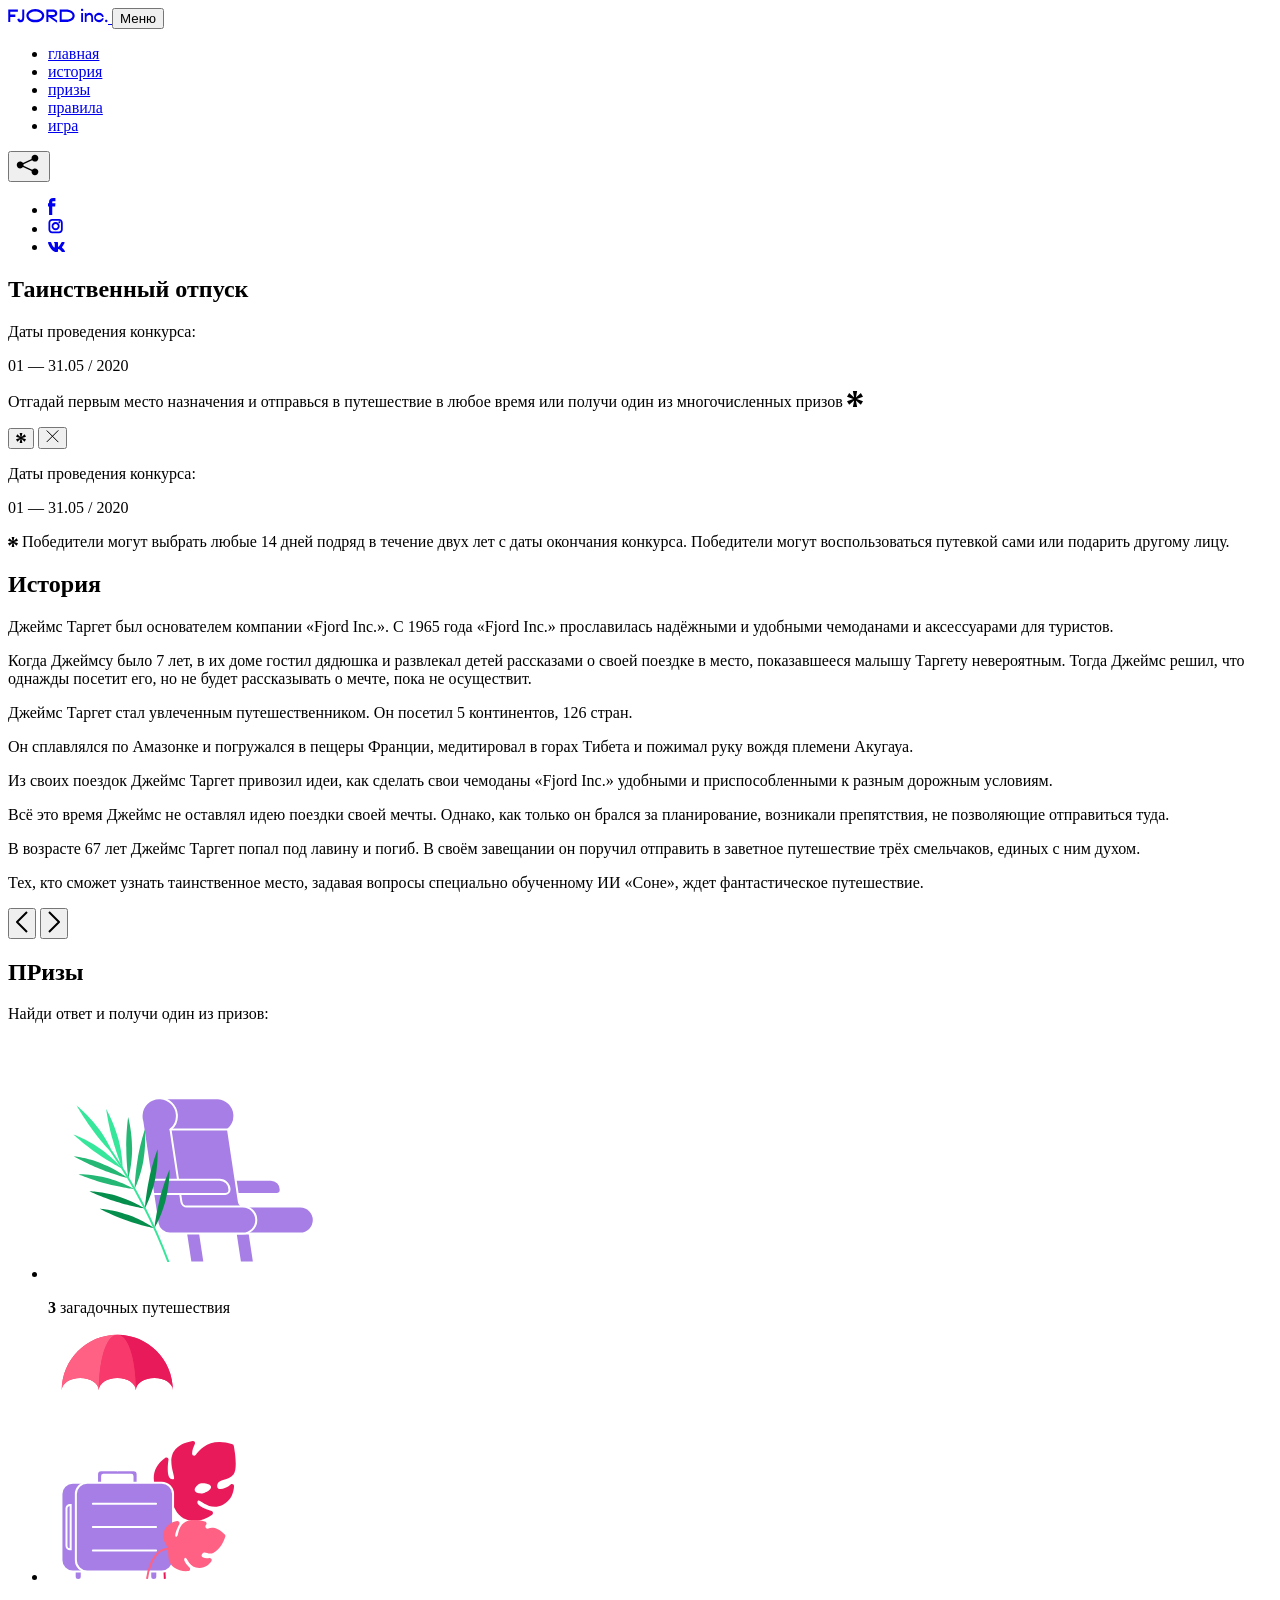
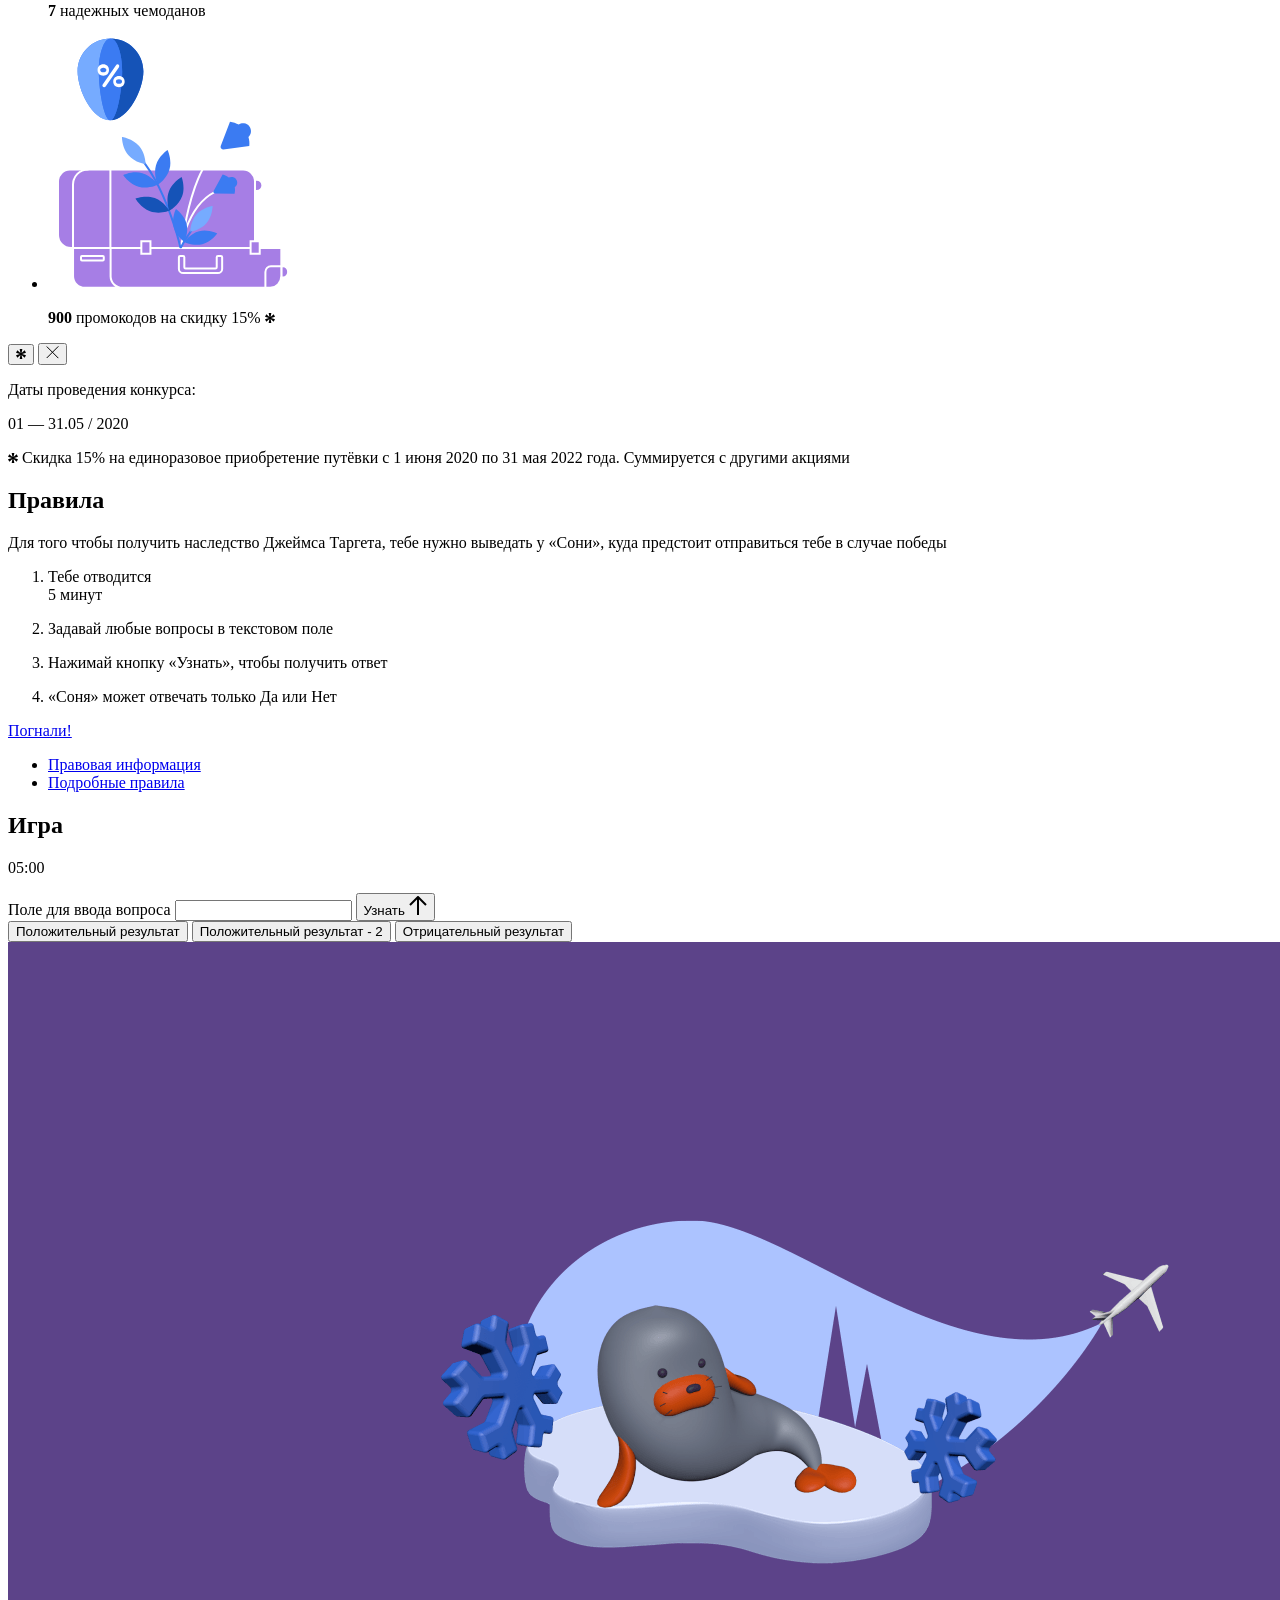
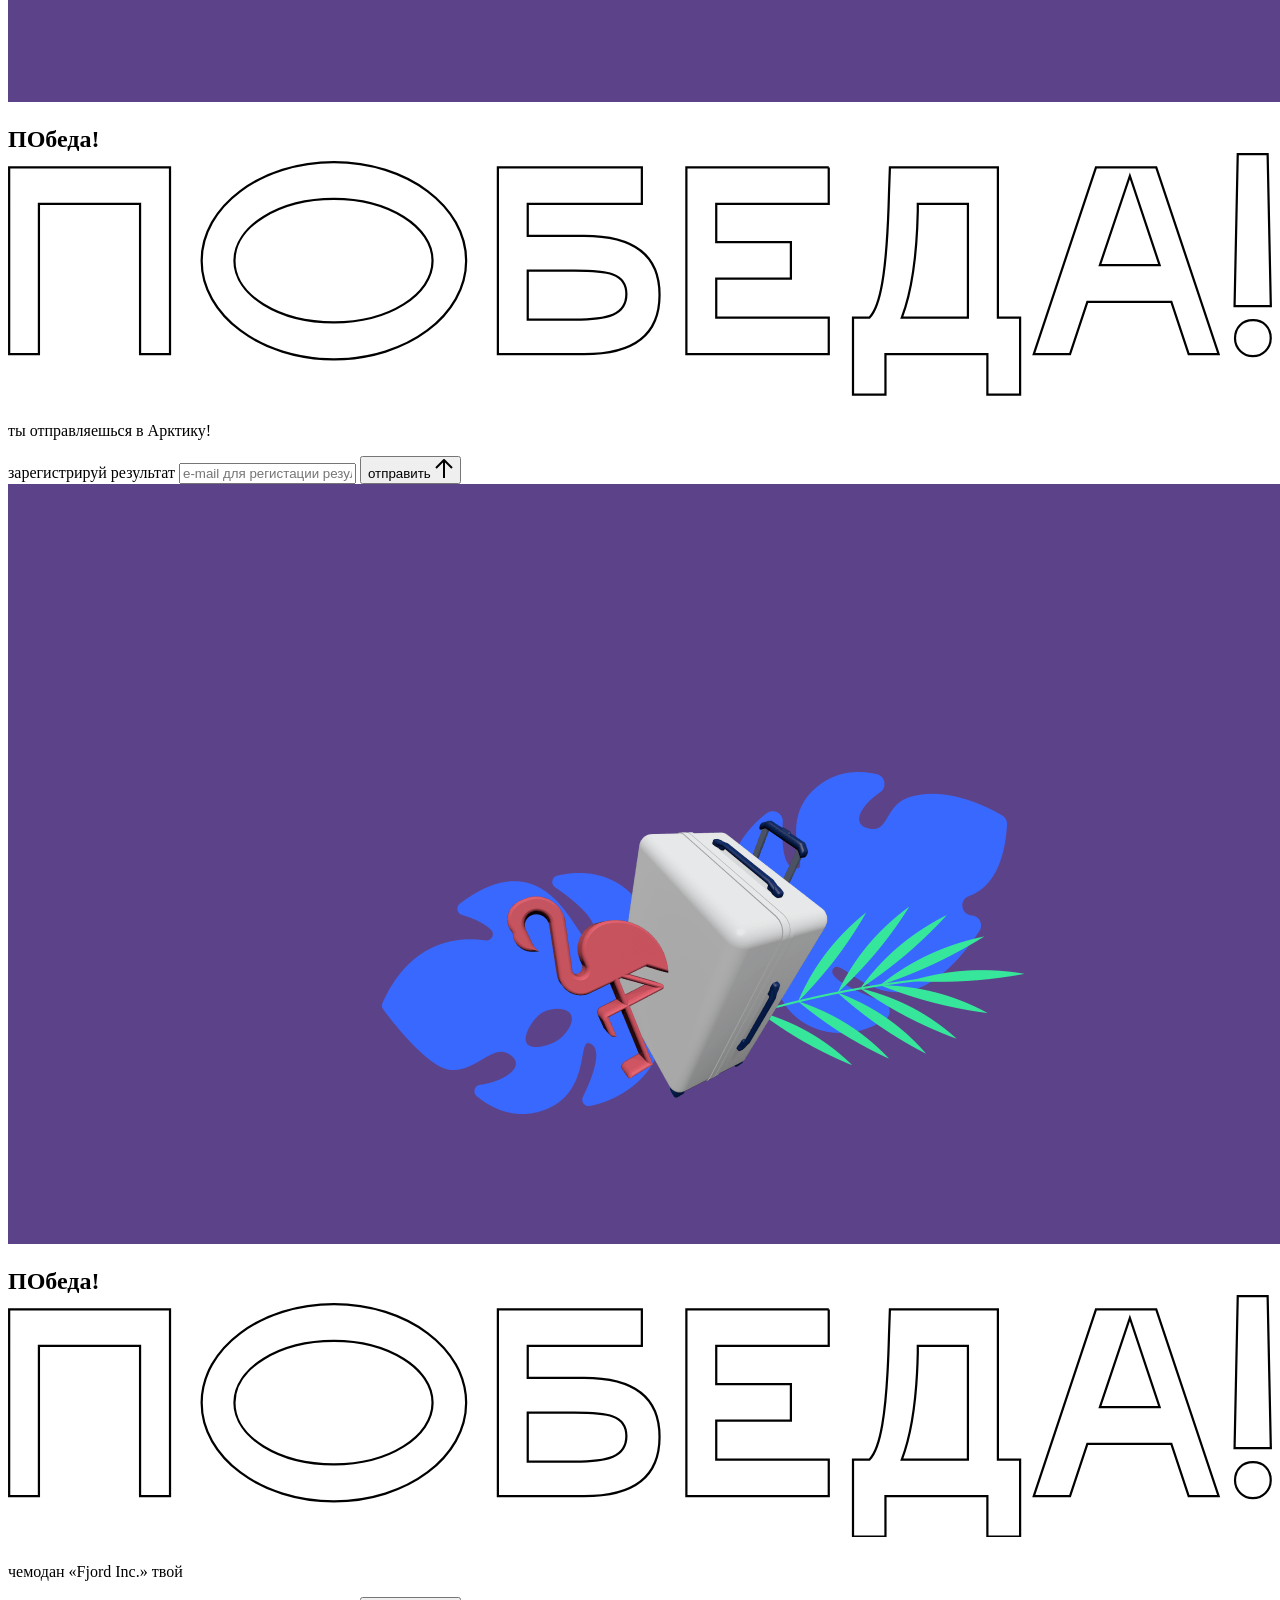
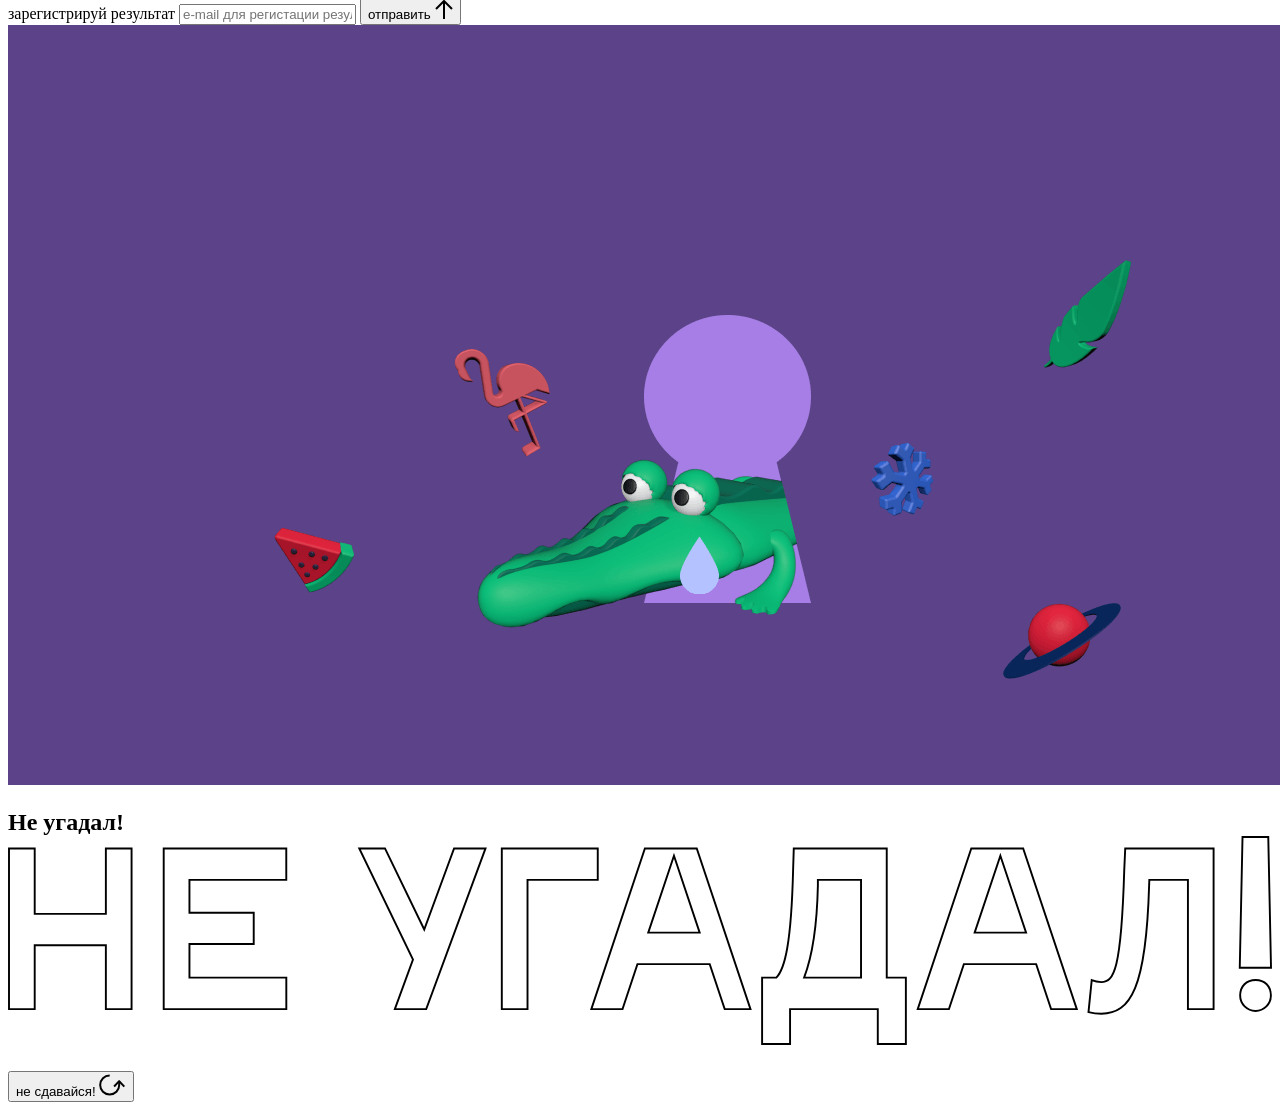
<file: source/index.html>
<!DOCTYPE html>
<html lang="ru">
<head>
  <meta charset="UTF-8">
  <meta name="description" content="">
  <meta name="viewport" content="width=device-width, initial-scale=1.0">
  <meta http-equiv="X-UA-Compatible" content="ie=edge">
  <title>Mysterious Vacation</title>
</head>
<body class="page">

  <header class="page-header js-header">
    <div class="page-header__wrapper">
      <a href="#" class="page-header__logo" aria-label="Перейти на страницу FJORD.Inc">
        <svg width="100" height="15" viewBox="0 0 100 15" fill="none" xmlns="http://www.w3.org/2000/svg">
          <path d="M0.26 1.4V14H2.276V8.906H7.334V6.44H2.276V3.848H9.872V1.4H0.26ZM12.733 14.36C15.127 14.36 16.243 12.65 16.243 9.5V1.4H14.263V8.96C14.263 11.21 13.723 11.876 12.733 11.876C11.833 11.876 11.473 11.3 11.347 10.58L9.36702 10.94C9.63702 13.046 10.663 14.36 12.733 14.36ZM18.3918 7.7C18.3918 11.372 22.3878 14.36 27.3198 14.36C32.2518 14.36 36.2478 11.372 36.2478 7.7C36.2478 4.028 32.2518 1.04 27.3198 1.04C22.3878 1.04 18.3918 4.028 18.3918 7.7ZM20.6058 7.7C20.6058 5.378 23.6118 3.524 27.3198 3.524C30.9918 3.524 33.9798 5.378 33.9798 7.7C33.9798 10.004 30.9918 11.858 27.3198 11.858C23.6118 11.858 20.6058 10.004 20.6058 7.7ZM40.403 14V8.906H40.799L49.079 14.702V12.38L44.039 8.906H44.201C47.999 8.906 49.277 7.304 49.277 5.162C49.277 3.092 47.999 1.4 44.201 1.4H38.387V14H40.403ZM43.535 3.722C45.785 3.722 47.045 4.136 47.045 5.432C47.045 6.764 45.785 7.034 43.535 7.034H40.403V3.722H43.535ZM51.6936 1.382V14H57.8676C62.7456 14 66.7236 11.534 66.7236 7.7C66.7236 3.848 62.7456 1.382 57.8676 1.382H51.6936ZM53.7096 11.624V3.722H57.5436C61.5396 3.722 64.4916 5.018 64.4916 7.7C64.4916 10.238 61.5396 11.624 57.5436 11.624H53.7096ZM73.1832 14.018H74.9832V5H73.1832V14.018ZM72.9132 1.976C72.9132 2.57 73.3992 3.092 74.0832 3.092C74.7492 3.092 75.2352 2.57 75.2352 1.976C75.2352 1.382 74.7672 0.805999 74.0832 0.805999C73.3812 0.805999 72.9132 1.382 72.9132 1.976ZM76.7867 14H78.5687V9.104C78.7487 8.006 79.5947 6.962 81.0887 6.962C82.1147 6.962 83.2667 7.448 83.2667 9.554V14H85.0487V9.014C85.0487 6.152 83.2307 4.73 81.3587 4.73C79.9187 4.73 79.0727 5.558 78.5687 6.854V5H76.7867V14ZM90.9898 14.27C93.5098 14.27 95.3818 12.506 95.7238 10.328H94.0498C93.7258 11.3 92.6998 12.02 90.9898 12.02C88.8478 12.02 87.7678 10.922 87.7678 9.59C87.7678 8.24 88.8478 6.962 90.9898 6.962C92.7538 6.962 93.7978 7.844 94.0858 8.924H95.7418C95.4358 6.71 93.6178 4.73 90.9898 4.73C88.0918 4.73 86.1298 7.124 86.1298 9.59C86.1298 12.074 88.1278 14.27 90.9898 14.27ZM97.0693 12.938C97.0693 13.658 97.5553 14.144 98.2753 14.144C98.9953 14.144 99.4813 13.658 99.4813 12.938C99.4813 12.2 98.9953 11.714 98.2753 11.714C97.5553 11.714 97.0693 12.2 97.0693 12.938Z" fill="currentColor"/>
        </svg>
      </a>
      <button class="page-header__toggler js-menu-toggler" type="button" aria-label="Управление мобильным меню"><span>Меню</span></button>
      <nav class="page-header__nav">
        <div class="page-header__menu js-menu" id="menu">
          <ul class="page-header__menu-list">
            <li class="page-header__menu-item">
              <a class="page-header__menu-link js-menu-link active" href="#top" data-href="top">главная</a>
            </li>
            <li class="page-header__menu-item">
              <a class="page-header__menu-link js-menu-link" href="#story" data-href="story">история</a>
            </li>
            <li class="page-header__menu-item">
              <a class="page-header__menu-link js-menu-link" href="#prizes" data-href="prizes">призы</a>
            </li>
            <li class="page-header__menu-item">
              <a class="page-header__menu-link js-menu-link" href="#rules" data-href="rules">правила</a>
            </li>
            <li class="page-header__menu-item">
              <a class="page-header__menu-link js-menu-link" href="#game" data-href="game">игра</a>
            </li>
          </ul>
        </div>
        <div class="page-header__social">
          <div class="social-block js-social-block">
            <button class="social-block__toggler" aria-label="Управлять блоком с социальными кнопками">
              <svg width="26" height="22" viewBox="0 0 27 22" fill="none" xmlns="http://www.w3.org/2000/svg">
                <path d="M19.6721 7.43664C21.6273 7.43664 23.213 5.85095 23.213 3.89566C23.213 1.94037 21.6273 0.354675 19.6721 0.354675C17.7168 0.354675 16.1311 1.94037 16.1311 3.89566C16.1311 4.19968 16.1728 4.49178 16.2458 4.77345L7.21751 8.95527C6.57519 8.05214 5.52303 7.46049 4.33078 7.46049C2.37549 7.46049 0.789795 9.04618 0.789795 11.0015C0.789795 12.9568 2.37549 14.5425 4.33078 14.5425C5.52303 14.5425 6.57668 13.9508 7.21751 13.0477L16.2458 17.2295C16.1743 17.5112 16.1311 17.8033 16.1311 18.1073C16.1311 20.0626 17.7168 21.6483 19.6721 21.6483C21.6273 21.6483 23.213 20.0626 23.213 18.1073C23.213 16.152 21.6273 14.5663 19.6721 14.5663C18.4798 14.5663 17.4262 15.158 16.7853 16.0611L7.75701 11.8793C7.82854 11.5976 7.87176 11.3055 7.87176 11.0015C7.87176 10.6974 7.83003 10.4053 7.75701 10.1237L16.7853 5.94186C17.4262 6.84499 18.4783 7.43664 19.6721 7.43664Z" fill="currentColor"/>
              </svg>
            </button>
            <ul class="social-block__list">
              <li class="social-block__item">
                <a class="social-block__link social-block__link--fb" href="#" aria-label="Мы на Facebook">
                  <svg width="8" height="17" viewBox="0 0 8 17" fill="none" xmlns="http://www.w3.org/2000/svg">
                    <path d="M4.24646 16.9899H1.09275L1.05793 8.49828H0V5.30707H1.05793V3.81124C1.05793 1.42084 2.57654 0 5.21735 0H7.41758V3.18585H5.30841C4.28262 3.18585 4.2478 3.48582 4.2478 4.24914V5.30707H7.42964L7.16716 8.49828H4.2478V16.9899H4.24646Z" fill="currentColor"/>
                  </svg>
                </a>
              </li>
              <li class="social-block__item">
                <a class="social-block__link social-block__link--insta" href="#" aria-label="Мы в Instagram">
                  <svg width="15" height="15" viewBox="0 0 15 15" fill="none" xmlns="http://www.w3.org/2000/svg">
                    <path d="M11.0197 0H4.19806C2.14246 0 0.471191 1.66993 0.471191 3.72285V10.5499C0.471191 12.6082 2.14112 14.2727 4.19806 14.2727H11.0197C13.0753 14.2727 14.7466 12.6082 14.7466 10.5499V3.72285C14.7466 1.67127 13.0753 0 11.0197 0ZM11.0197 12.4849H4.19806C3.13076 12.4849 2.26432 11.6158 2.26432 10.5512V3.72419C2.26432 2.65956 3.13076 1.79715 4.19806 1.79715H11.0197C12.087 1.79715 12.9535 2.6609 12.9535 3.72419V10.5512C12.9535 11.6145 12.087 12.4849 11.0197 12.4849Z" fill="currentColor"/>
                    <path d="M7.60887 3.11084C5.38989 3.11084 3.58203 4.9187 3.58203 7.14036C3.58203 9.35532 5.38989 11.1645 7.60887 11.1645C9.83053 11.1645 11.6357 9.35666 11.6357 7.14036C11.6357 4.9187 9.83053 3.11084 7.60887 3.11084ZM7.60887 9.36871C6.37551 9.36871 5.37784 8.37372 5.37784 7.14036C5.37784 5.90699 6.37551 4.90665 7.60887 4.90665C8.83822 4.90665 9.84259 5.90833 9.84259 7.14036C9.84392 8.37238 8.83822 9.36871 7.60887 9.36871Z" fill="currentColor"/>
                    <path d="M11.3573 2.35962C10.8256 2.35962 10.3931 2.79752 10.3931 3.32381C10.3931 3.85546 10.8256 4.29336 11.3573 4.29336C11.8862 4.29336 12.3215 3.85546 12.3215 3.32381C12.3215 2.79752 11.8862 2.35962 11.3573 2.35962Z" fill="currentColor"/>
                  </svg>
                </a>
              </li>
              <li class="social-block__item">
                <a class="social-block__link social-block__link--vk" href="#" aria-label="Мы ВКонтакте">
                  <svg width="17" height="10" viewBox="0 0 17 10" fill="none" xmlns="http://www.w3.org/2000/svg">
                    <path d="M14.1234 4.9002C14.1234 4.9002 16.3623 1.72708 16.5866 0.680242C16.6595 0.312285 16.4947 0.103188 16.1069 0.103188C16.1069 0.103188 14.8193 0.103188 14.168 0.103188C13.7235 0.103188 13.5587 0.293278 13.4235 0.579768C13.4235 0.579768 12.3724 2.82553 11.0969 4.24712C10.6861 4.70333 10.4781 4.84318 10.2511 4.84318C10.0646 4.84318 9.98625 4.6911 9.98625 4.27834V0.649016C9.98625 0.147997 9.92545 0.00135496 9.5066 0.00135496H6.39628C6.15578 0.00135496 6.0085 0.134417 6.0085 0.324506C6.0085 0.801084 6.73406 0.908351 6.73406 2.20231V4.87305C6.73406 5.40529 6.70569 5.61575 6.45303 5.61575C5.78016 5.61575 4.19528 3.30618 3.30623 0.678887C3.12923 0.145282 2.93737 0 2.43475 0H0.486409C0.205373 0 0 0.190085 0 0.476576C0 0.991172 0.60666 3.40801 2.99277 6.64358C4.59927 8.8201 6.70569 10 8.60269 10C9.76196 10 10.0416 9.80312 10.0416 9.31432V7.63883C10.0416 7.22607 10.2065 7.04956 10.4429 7.04956C10.7078 7.04956 11.1847 7.13238 12.2805 8.22268C13.5843 9.47862 13.6762 10 14.3896 10H16.5676C16.7919 10 17 9.89273 17 9.52342C17 9.02919 16.3623 8.15343 15.384 7.10659C14.9801 6.56755 14.3302 5.98914 14.1248 5.72301C13.8275 5.40801 13.9154 5.23014 14.1234 4.9002Z" fill="currentColor"/>
                  </svg>
                </a>
              </li>
            </ul>
          </div>
        </div>
      </nav>
    </div>
  </header>

  <main class="page-content">

    <section class="animation-screen"></section>

    <section class="screen screen--hidden screen--intro" id="top">
      <div class="screen__wrapper">
        <div class="intro">
          <h1 class="intro__title">Таинственный отпуск</h1>
          <div class="intro__content">
            <div class="intro__info">
              <p class="intro__label">Даты проведения конкурса:</p>
              <p class="intro__date">01 — 31.05 / 2020</p>
            </div>
            <div class="intro__message">
              <p>
                Отгадай первым место назначения и&nbsp;отправься в&nbsp;путешествие в&nbsp;любое время или получи один из многочисленных призов
                <svg width="16" height="16" viewBox="0 0 10 10" fill="none" xmlns="http://www.w3.org/2000/svg">
                  <path d="M0 6.35337L3.90271 4.99012L0 3.64663L1.34615 1.32374L4.44287 4.01073L3.67364 0H6.34615L5.57692 4.01073L8.65385 1.32374L10 3.64663L6.13405 4.99012L10 6.35337L8.65385 8.65651L5.57692 5.98927L6.34615 10H3.67364L4.44287 5.96952L1.34615 8.65651L0 6.35337Z" fill="currentColor"/>
                </svg>
              </p>
            </div>
          </div>
        </div>
      </div>
      <div class="screen__footer js-footer">
        <button class="screen__footer-enlarge js-footer-toggler" type="button" aria-label="Показать сообщение">
          <svg width="10" height="10" viewBox="0 0 10 10" fill="none" xmlns="http://www.w3.org/2000/svg">
            <path d="M0 6.35337L3.90271 4.99012L0 3.64663L1.34615 1.32374L4.44287 4.01073L3.67364 0H6.34615L5.57692 4.01073L8.65385 1.32374L10 3.64663L6.13405 4.99012L10 6.35337L8.65385 8.65651L5.57692 5.98927L6.34615 10H3.67364L4.44287 5.96952L1.34615 8.65651L0 6.35337Z" fill="currentColor"/>
          </svg>
        </button>
        <button class="screen__footer-collapse js-footer-toggler" type="button" aria-label="Скрыть сообщение">
          <svg width="13" height="13" viewBox="0 0 13 13" fill="none" xmlns="http://www.w3.org/2000/svg">
            <line x1="12.3536" y1="0.353553" x2="0.738349" y2="11.9688" stroke="currentColor"/>
            <line x1="0.738319" y1="0.539925" x2="12.3535" y2="12.1551" stroke="currentColor"/>
          </svg>
        </button>
        <div class="screen__footer-wrapper">
          <div class="screen__footer-announce">
            <p class="screen__footer-label">Даты проведения конкурса:</p>
            <p class="screen__footer-date">01 — 31.05 / 2020</p>
          </div>
          <div class="screen__footer-note">
            <p>
              <svg width="10" height="10" viewBox="0 0 10 10" fill="none" xmlns="http://www.w3.org/2000/svg">
                <path d="M0 6.35337L3.90271 4.99012L0 3.64663L1.34615 1.32374L4.44287 4.01073L3.67364 0H6.34615L5.57692 4.01073L8.65385 1.32374L10 3.64663L6.13405 4.99012L10 6.35337L8.65385 8.65651L5.57692 5.98927L6.34615 10H3.67364L4.44287 5.96952L1.34615 8.65651L0 6.35337Z" fill="currentColor"/>
              </svg>
              <span>Победители могут выбрать любые 14 дней подряд в&nbsp;течение двух лет с&nbsp;даты окончания конкурса. Победители могут воспользоваться путевкой сами или подарить другому лицу.</span>
            </p>
          </div>
        </div>
      </div>
    </section>

    <section class="screen screen--hidden screen--story" id="story">

      <div class="slider swiper-container js-slider">

        <div class="swiper-wrapper">

          <div class="slider__item swiper-slide">
            <h2 class="slider__item-title">История</h2>
            <p class="slider__item-text">Джеймс Таргет был основателем компании &laquo;Fjord Inc.&raquo;. С&nbsp;1965 года &laquo;Fjord Inc.&raquo; прославилась надёжными и&nbsp;удобными чемоданами и&nbsp;аксессуарами для туристов.</p>
          </div>

          <div class="slider__item swiper-slide">
            <p class="slider__item-text">Когда Джеймсу было 7&nbsp;лет, в&nbsp;их&nbsp;доме гостил дядюшка и&nbsp;развлекал детей рассказами о&nbsp;своей поездке в&nbsp;место, показавшееся малышу Таргету невероятным. Тогда Джеймс решил, что однажды посетит его, но&nbsp;не&nbsp;будет рассказывать о&nbsp;мечте, пока не&nbsp;осуществит.</p>
          </div>

          <div class="slider__item swiper-slide">
            <p class="slider__item-text">Джеймс Таргет стал увлеченным путешественником. Он&nbsp;посетил 5&nbsp;континентов, 126&nbsp;стран.</p>
          </div>

          <div class="slider__item swiper-slide">
            <p class="slider__item-text">Он&nbsp;сплавлялся по&nbsp;Амазонке и&nbsp;погружался в&nbsp;пещеры Франции, медитировал в&nbsp;горах Тибета и&nbsp;пожимал руку вождя племени Акугауа.</p>
          </div>

          <div class="slider__item swiper-slide">
            <p class="slider__item-text">Из&nbsp;своих поездок Джеймс Таргет привозил идеи, как сделать свои чемоданы &laquo;Fjord Inc.&raquo; удобными и&nbsp;приспособленными к&nbsp;разным дорожным условиям.</p>
          </div>

          <div class="slider__item swiper-slide">
            <p class="slider__item-text">Всё это время Джеймс не&nbsp;оставлял идею поездки своей мечты. Однако, как только он&nbsp;брался за&nbsp;планирование, возникали препятствия, не&nbsp;позволяющие отправиться туда.</p>
          </div>

          <div class="slider__item swiper-slide">
            <p class="slider__item-text">В&nbsp;возрасте 67&nbsp;лет Джеймс Таргет попал под лавину и&nbsp;погиб. В&nbsp;своём завещании он&nbsp;поручил отправить в&nbsp;заветное путешествие трёх смельчаков, единых с&nbsp;ним духом.</p>
          </div>

          <div class="slider__item swiper-slide">
            <p class="slider__item-text">Тех, кто сможет узнать таинственное место, задавая вопросы специально обученному ИИ&nbsp;&laquo;Соне&raquo;, ждет фантастическое путешествие.</p>
          </div>
        </div>
        <div class="slider__controls">
          <button class="slider__control slider__control--prev js-control-prev" type="button" aria-label="Показать предыдущую историю">
            <svg width="12" height="22" viewBox="0 0 12 22" fill="none" xmlns="http://www.w3.org/2000/svg">
              <path d="M11 1L1 11L11 21" stroke="currentColor" stroke-width="2" stroke-linejoin="round"/>
            </svg>
          </button>
          <button class="slider__control slider__control--next js-control-next" type="button" aria-label="Показать следующую историю">
            <svg width="12" height="22" viewBox="0 0 12 22" fill="none" xmlns="http://www.w3.org/2000/svg">
              <path d="M1 1L11 11L1 21" stroke="currentColor" stroke-width="2" stroke-linejoin="round"/>
            </svg>
          </button>
        </div>
        <div class="slider__pagination swiper-pagination"></div>
      </div>
    </section>

    <section class="screen screen--hidden screen--prizes" id="prizes">
      <div class="screen__wrapper">
        <div class="prizes">
          <h2 class="prizes__title">ПРизы</h2>
          <div class="prizes__lead">
            <p>Найди ответ и&nbsp;получи один из&nbsp;призов:</p>
          </div>
          <ul class="prizes__list">
            <li class="prizes__item prizes__item--journeys">
              <div class="prizes__icon">
                <picture>
                  <source srcset="img/prize1-mob.svg" media="(orientation: portrait)">
                  <img src="img/prize1.svg" alt="">
                </picture>
              </div>
              <p class="prizes__desc">
                <b>3</b>
                <span>загадочных путешествия</span>
              </p>
            </li>
            <li class="prizes__item prizes__item--cases">
              <div class="prizes__icon">
                <picture>
                  <source srcset="img/prize2-mob.svg" media="(orientation: portrait)">
                  <img src="img/prize2.svg" alt="">
                </picture>
              </div>
              <p class="prizes__desc">
                <b>7</b>
                <span>надежных чемоданов</span>
              </p>
            </li>
            <li class="prizes__item prizes__item--codes">
              <div class="prizes__icon">
                <picture>
                  <source srcset="img/prize3-mob.svg" media="(orientation: portrait)">
                  <img src="img/prize3.svg" alt="">
                </picture>
              </div>
              <p class="prizes__desc">
                <b>900</b>
                <span>
                  промокодов на&nbsp;скидку 15%
                  <svg width="10" height="10" viewBox="0 0 10 10" fill="none" xmlns="http://www.w3.org/2000/svg">
                    <path d="M0 6.35337L3.90271 4.99012L0 3.64663L1.34615 1.32374L4.44287 4.01073L3.67364 0H6.34615L5.57692 4.01073L8.65385 1.32374L10 3.64663L6.13405 4.99012L10 6.35337L8.65385 8.65651L5.57692 5.98927L6.34615 10H3.67364L4.44287 5.96952L1.34615 8.65651L0 6.35337Z" fill="currentColor"/>
                  </svg>
                </span>
              </p>
            </li>
          </ul>
        </div>
      </div>
      <div class="screen__footer js-footer">
        <button class="screen__footer-enlarge js-footer-toggler" type="button" aria-label="Показать сообщение">
          <svg width="10" height="10" viewBox="0 0 10 10" fill="none" xmlns="http://www.w3.org/2000/svg">
            <path d="M0 6.35337L3.90271 4.99012L0 3.64663L1.34615 1.32374L4.44287 4.01073L3.67364 0H6.34615L5.57692 4.01073L8.65385 1.32374L10 3.64663L6.13405 4.99012L10 6.35337L8.65385 8.65651L5.57692 5.98927L6.34615 10H3.67364L4.44287 5.96952L1.34615 8.65651L0 6.35337Z" fill="currentColor"/>
          </svg>
        </button>
        <button class="screen__footer-collapse js-footer-toggler" type="button" aria-label="Скрыть сообщение">
          <svg width="13" height="13" viewBox="0 0 13 13" fill="none" xmlns="http://www.w3.org/2000/svg">
            <line x1="12.3536" y1="0.353553" x2="0.738349" y2="11.9688" stroke="currentColor"/>
            <line x1="0.738319" y1="0.539925" x2="12.3535" y2="12.1551" stroke="currentColor"/>
          </svg>
        </button>
        <div class="screen__footer-wrapper">
          <div class="screen__footer-announce">
            <p class="screen__footer-label">Даты проведения конкурса:</p>
            <p class="screen__footer-date">01 — 31.05 / 2020</p>
          </div>
          <div class="screen__footer-note">
            <p>
              <svg width="10" height="10" viewBox="0 0 10 10" fill="none" xmlns="http://www.w3.org/2000/svg">
                <path d="M0 6.35337L3.90271 4.99012L0 3.64663L1.34615 1.32374L4.44287 4.01073L3.67364 0H6.34615L5.57692 4.01073L8.65385 1.32374L10 3.64663L6.13405 4.99012L10 6.35337L8.65385 8.65651L5.57692 5.98927L6.34615 10H3.67364L4.44287 5.96952L1.34615 8.65651L0 6.35337Z" fill="currentColor"/>
              </svg>
              <span>Скидка&nbsp;15% на&nbsp;единоразовое приобретение путёвки с&nbsp;1&nbsp;июня 2020 по&nbsp;31&nbsp;мая 2022&nbsp;года. Суммируется с&nbsp;другими акциями</span>
            </p>
          </div>
        </div>
      </div>
    </section>

    <section class="screen screen--hidden screen--rules" id="rules">
      <div class="screen__wrapper">
        <div class="rules">
          <h2 class="rules__title">Правила</h2>
          <div class="rules__lead">
            <p>Для того чтобы получить наследство Джеймса Таргета, тебе нужно выведать у&nbsp;&laquo;Сони&raquo;, куда предстоит отправиться тебе в&nbsp;случае победы</p>
          </div>
          <ol class="rules__list">
            <li class="rules__item">
              <p>Тебе отводится <br>5&nbsp;минут</p>
            </li>
            <li class="rules__item">
              <p>Задавай любые вопросы в&nbsp;текстовом поле</p>
            </li>
            <li class="rules__item">
              <p>Нажимай кнопку &laquo;Узнать&raquo;, чтобы получить ответ</p>
            </li>
            <li class="rules__item">
              <p>&laquo;Соня&raquo; может отвечать только&nbsp;Да или Нет</p>
            </li>
          </ol>
          <a href="#game" class="rules__link btn">Погнали!</a>
        </div>
      </div>
      <div class="screen__disclaimer">
        <div class="disclaimer">
          <ul>
            <li>
              <a href="#">Правовая информация</a>
            </li>
            <li>
              <a href="#">Подробные правила</a>
            </li>
          </ul>
        </div>
      </div>
    </section>

    <section class="screen screen--hidden screen--game" id="game">
      <div class="screen__wrapper">
        <div class="game">
          <div class="game__header">
            <h2 class="game__title">Игра</h2>
            <div class="game__counter">
              <span>05</span>:<span>00</span>
            </div>
          </div>
          <div class="game__body">
            <div class="chat">
              <div class="chat__body js-chat">
                <ul class="chat__list" id="messages"></ul>
              </div>
              <div class="chat__footer">
                <form action="#" method="post" class="form" id="message-form">
                  <label for="message-field" class="visually-hidden">Поле для ввода вопроса</label>
                  <input type="text" class="form__field" id="message-field">
                  <button class="form__button btn">
                    Узнать
                    <svg width="18" height="19" viewBox="0 0 18 19" fill="none" xmlns="http://www.w3.org/2000/svg">
                      <path stroke="currentColor" stroke-width="2" d="M9 19V1"/>
                      <path d="M1 9l8-8 8 8" stroke="currentColor" stroke-width="2" stroke-linejoin="round"/>
                    </svg>
                  </button>
                </form>
              </div>
            </div>
          </div>
          <!-- временные кнопки для показа результата -->
          <div class="game__buttons">
            <button class="game__button btn js-show-result" type="button" data-target="result">Положительный результат</button>
            <button class="game__button btn js-show-result" type="button" data-target="result2">Положительный результат - 2</button>
            <button class="game__button btn js-show-result" type="button" data-target="result3">Отрицательный результат</button>
          </div>
        </div>
      </div>
    </section>

    <section class="screen screen--hidden screen--result" id="result">
      <div class="screen__wrapper">
        <div class="result result--trip">
          <div class="result__image">
            <picture>
              <source srcset="img/result1-mob.png 1x, img/result1-mob@2x.png 2x" media="(max-width: 768px) and (orientation: portrait)">
              <img src="img/result1.png" srcset="img/result1@2x.png 2x" alt="">
            </picture>
          </div>
          <h2 class="result__title">
            <span class="visually-hidden">ПОбеда!</span>
            <svg xmlns="http://www.w3.org/2000/svg" viewBox="0 0 568.85 109.24">
              <path d="M16,24.44V92H2.6V8H75V92H61.52V24.44H16Z" transform="translate(-2.1 -1.5)" fill="none" stroke="currentColor"/>
              <path
                d="M148.76,5.6c32.88,0,59.52,19.92,59.52,44.4s-26.64,44.4-59.52,44.4S89.24,74.48,89.24,50,115.88,5.6,148.76,5.6Zm0,72.12c24.48,0,44.4-12.36,44.4-27.72s-19.92-27.84-44.4-27.84C124,22.16,104,34.52,104,50S124,77.72,148.76,77.72Z"
                transform="translate(-2.1 -1.5)" fill="none" stroke="currentColor"/>
              <path
                d="M287.36,8V24.44H236v14.4h25.32c25.44,0,34,11.16,34,26.52,0,15.6-8.52,26.64-34,26.64H222.56V8h64.8ZM256.88,76.52c15.12,0,23.52-2,23.52-11.52S272,54.44,256.88,54.44H236V76.52h20.88Z"
                transform="translate(-2.1 -1.5)" fill="none" stroke="currentColor"/>
              <path d="M371.47,8V24.44H320.84V41.6h33.6V58h-33.6V75.56h50.64V92H307.4V8h64.08Z" transform="translate(-2.1 -1.5)"
                    fill="none" stroke="currentColor"/>
              <path
                d="M382.39,110.24V75.56h7.44c4.56-4.68,7.8-18.36,8.76-56L399,8h48.6V75.56h10v34.68H442.87V92H397v18.24H382.39Zm51.72-34.68V24.44H411.55v3.12c-0.48,22.44-3.24,37.68-7.2,48h29.76Z"
                transform="translate(-2.1 -1.5)" fill="none" stroke="currentColor"/>
              <path
                d="M463.75,92l28-84h27.12l28.08,84H533.47l-7.8-23.52h-37.8L480.07,92H463.75Zm56.64-40L507,11.84,493.51,52h26.88Z"
                transform="translate(-2.1 -1.5)" fill="none" stroke="currentColor"/>
              <path
                d="M554.12,70.4L555.55,2H569l1.44,68.4H554.12Zm8.28,6.36c4.8,0,8,3.24,8,8.16a8,8,0,1,1-16.08,0C554.35,80,557.59,76.76,562.39,76.76Z"
                transform="translate(-2.1 -1.5)" fill="none" stroke="currentColor"/>
            </svg>
          </h2>
          <div class="result__text">
            <p>ты&nbsp;отправляешься в&nbsp;Арктику!</p>
          </div>
          <div class="result__form">
            <form action="#" method="post" class="form form--result">
              <label for="email-field" class="form__label">зарегистрируй результат</label>
              <input type="email" class="form__field" id="email-field" placeholder="e-mail для регистации результата и получения приза" required>
              <button class="form__button btn">
                отправить
                <svg width="18" height="19" viewBox="0 0 18 19" fill="none" xmlns="http://www.w3.org/2000/svg">
                  <path stroke="currentColor" stroke-width="2" d="M9 19V1"/>
                  <path d="M1 9l8-8 8 8" stroke="currentColor" stroke-width="2" stroke-linejoin="round"/>
                </svg>
              </button>
            </form>
          </div>
        </div>
      </div>
    </section>

    <section class="screen screen--hidden screen--result" id="result2">
      <div class="screen__wrapper">
        <div class="result result--prize">
          <div class="result__image">
            <picture>
              <source srcset="img/result2-mob.png 1x, img/result2-mob@2x.png 2x" media="(max-width: 768px) and (orientation: portrait)">
              <img src="img/result2.png" srcset="img/result2@2x.png 2x" alt="">
            </picture>
          </div>
          <h2 class="result__title">
            <span class="visually-hidden">ПОбеда!</span>
            <svg xmlns="http://www.w3.org/2000/svg" viewBox="0 0 568.85 109.24">
              <path d="M16,24.44V92H2.6V8H75V92H61.52V24.44H16Z" transform="translate(-2.1 -1.5)" fill="none" stroke="currentColor"/>
              <path
                d="M148.76,5.6c32.88,0,59.52,19.92,59.52,44.4s-26.64,44.4-59.52,44.4S89.24,74.48,89.24,50,115.88,5.6,148.76,5.6Zm0,72.12c24.48,0,44.4-12.36,44.4-27.72s-19.92-27.84-44.4-27.84C124,22.16,104,34.52,104,50S124,77.72,148.76,77.72Z"
                transform="translate(-2.1 -1.5)" fill="none" stroke="currentColor"/>
              <path
                d="M287.36,8V24.44H236v14.4h25.32c25.44,0,34,11.16,34,26.52,0,15.6-8.52,26.64-34,26.64H222.56V8h64.8ZM256.88,76.52c15.12,0,23.52-2,23.52-11.52S272,54.44,256.88,54.44H236V76.52h20.88Z"
                transform="translate(-2.1 -1.5)" fill="none" stroke="currentColor"/>
              <path d="M371.47,8V24.44H320.84V41.6h33.6V58h-33.6V75.56h50.64V92H307.4V8h64.08Z" transform="translate(-2.1 -1.5)"
                    fill="none" stroke="currentColor"/>
              <path
                d="M382.39,110.24V75.56h7.44c4.56-4.68,7.8-18.36,8.76-56L399,8h48.6V75.56h10v34.68H442.87V92H397v18.24H382.39Zm51.72-34.68V24.44H411.55v3.12c-0.48,22.44-3.24,37.68-7.2,48h29.76Z"
                transform="translate(-2.1 -1.5)" fill="none" stroke="currentColor"/>
              <path
                d="M463.75,92l28-84h27.12l28.08,84H533.47l-7.8-23.52h-37.8L480.07,92H463.75Zm56.64-40L507,11.84,493.51,52h26.88Z"
                transform="translate(-2.1 -1.5)" fill="none" stroke="currentColor"/>
              <path
                d="M554.12,70.4L555.55,2H569l1.44,68.4H554.12Zm8.28,6.36c4.8,0,8,3.24,8,8.16a8,8,0,1,1-16.08,0C554.35,80,557.59,76.76,562.39,76.76Z"
                transform="translate(-2.1 -1.5)" fill="none" stroke="currentColor"/>
            </svg>
          </h2>
          <div class="result__text">
            <p>чемодан &laquo;Fjord&nbsp;Inc.&raquo;&nbsp;твой</p>
          </div>
          <div class="result__form">
            <form action="#" method="post" class="form form--result">
              <label for="email-field2" class="form__label">зарегистрируй результат</label>
              <input type="email" class="form__field" id="email-field2" placeholder="e-mail для регистации результата и получения приза" required>
              <button class="form__button btn">
                отправить
                <svg width="18" height="19" viewBox="0 0 18 19" fill="none" xmlns="http://www.w3.org/2000/svg">
                  <path stroke="currentColor" stroke-width="2" d="M9 19V1"/>
                  <path d="M1 9l8-8 8 8" stroke="currentColor" stroke-width="2" stroke-linejoin="round"/>
                </svg>
              </button>
            </form>
          </div>
        </div>
      </div>
    </section>

    <section class="screen screen--hidden screen--result" id="result3">
      <div class="screen__wrapper">
        <div class="result result--negative">
          <div class="result__image">
            <picture>
              <source srcset="img/result3-mob.png 1x, img/result3-mob@2x.png 2x" media="(max-width: 768px) and (orientation: portrait)">
              <img src="img/result3.png" srcset="img/result3@2x.png 2x" alt="">
            </picture>
          </div>
          <h2 class="result__title">
            <span class="visually-hidden">Не угадал!</span>
            <svg xmlns="http://www.w3.org/2000/svg" viewBox="0 0 660.77 109.24">
              <path d="M2.66,92V8H16.1V42.2H53.3V8H66.74V92H53.3V58.64H16.1V92H2.66Z" transform="translate(-2.16 -1.5)"
                    fill="none" stroke="currentColor"/>
              <path d="M147.62,8V24.44H97V41.6h33.6V58H97V75.56h50.64V92H83.54V8h64.08Z" transform="translate(-2.16 -1.5)"
                    fill="none" stroke="currentColor"/>
              <path d="M199.22,8l20.52,42.36L235.34,8h16.44l-31,84H204.38l9.48-25.92L185.78,8h13.44Z"
                    transform="translate(-2.16 -1.5)" fill="none" stroke="currentColor"/>
              <path d="M273.74,24.44V92H260.3V8h50.16V24.44H273.74Z" transform="translate(-2.16 -1.5)" fill="none"
                    stroke="currentColor"/>
              <path
                d="M307.1,92l28-84h27.12l28.08,84H376.82L369,68.48h-37.8L323.42,92H307.1Zm56.64-40L350.3,11.84,336.86,52h26.88Z"
                transform="translate(-2.16 -1.5)" fill="none" stroke="currentColor"/>
              <path
                d="M396.38,110.24V75.56h7.44c4.56-4.68,7.8-18.36,8.76-56L412.94,8h48.6V75.56h10v34.68H456.86V92H411v18.24H396.38ZM448.1,75.56V24.44H425.54v3.12c-0.48,22.44-3.24,37.68-7.2,48H448.1Z"
                transform="translate(-2.16 -1.5)" fill="none" stroke="currentColor"/>
              <path
                d="M477.74,92l28-84h27.12L560.9,92H547.46l-7.8-23.52h-37.8L494.06,92H477.74Zm56.64-40-13.44-40.2L507.5,52h26.88Z"
                transform="translate(-2.16 -1.5)" fill="none" stroke="currentColor"/>
              <path
                d="M568.7,76.88a13.77,13.77,0,0,0,5,1c6.6,0,10.44-6.24,12-58.32L586.22,8h46.2V92H619V24.44H598.82l-0.12,3.12C597.14,81,589,94.4,573.74,94.4a28.55,28.55,0,0,1-6.72-.84Z"
                transform="translate(-2.16 -1.5)" fill="none" stroke="currentColor"/>
              <path
                d="M646.1,70.4L647.54,2H661l1.44,68.4H646.1Zm8.28,6.36c4.8,0,8,3.24,8,8.16a8,8,0,0,1-16.08,0C646.34,80,649.58,76.76,654.38,76.76Z"
                transform="translate(-2.16 -1.5)" fill="none" stroke="currentColor"/>
            </svg>
          </h2>
          <button class="result__button js-play" type="button">
            не сдавайся!
            <span>
              <svg width="27" height="22" viewBox="0 0 27 22" fill="none" xmlns="http://www.w3.org/2000/svg">
                <path d="M10.6899 1.47998C5.42992 1.47998 1.16992 5.73998 1.16992 11C1.16992 16.26 5.42992 20.52 10.6899 20.52C15.9499 20.52 20.2099 16.26 20.2099 11V7.13998" stroke="currentColor" stroke-width="2" stroke-miterlimit="10"/>
                <path d="M15.1099 12.5099L20.1499 7.13989L25.3099 12.6299" stroke="currentColor" stroke-width="2" stroke-miterlimit="10" stroke-linejoin="round"/>
              </svg>
            </span>
          </button>
        </div>
      </div>
    </section>

  </main>

</body>
</html>
</file>
